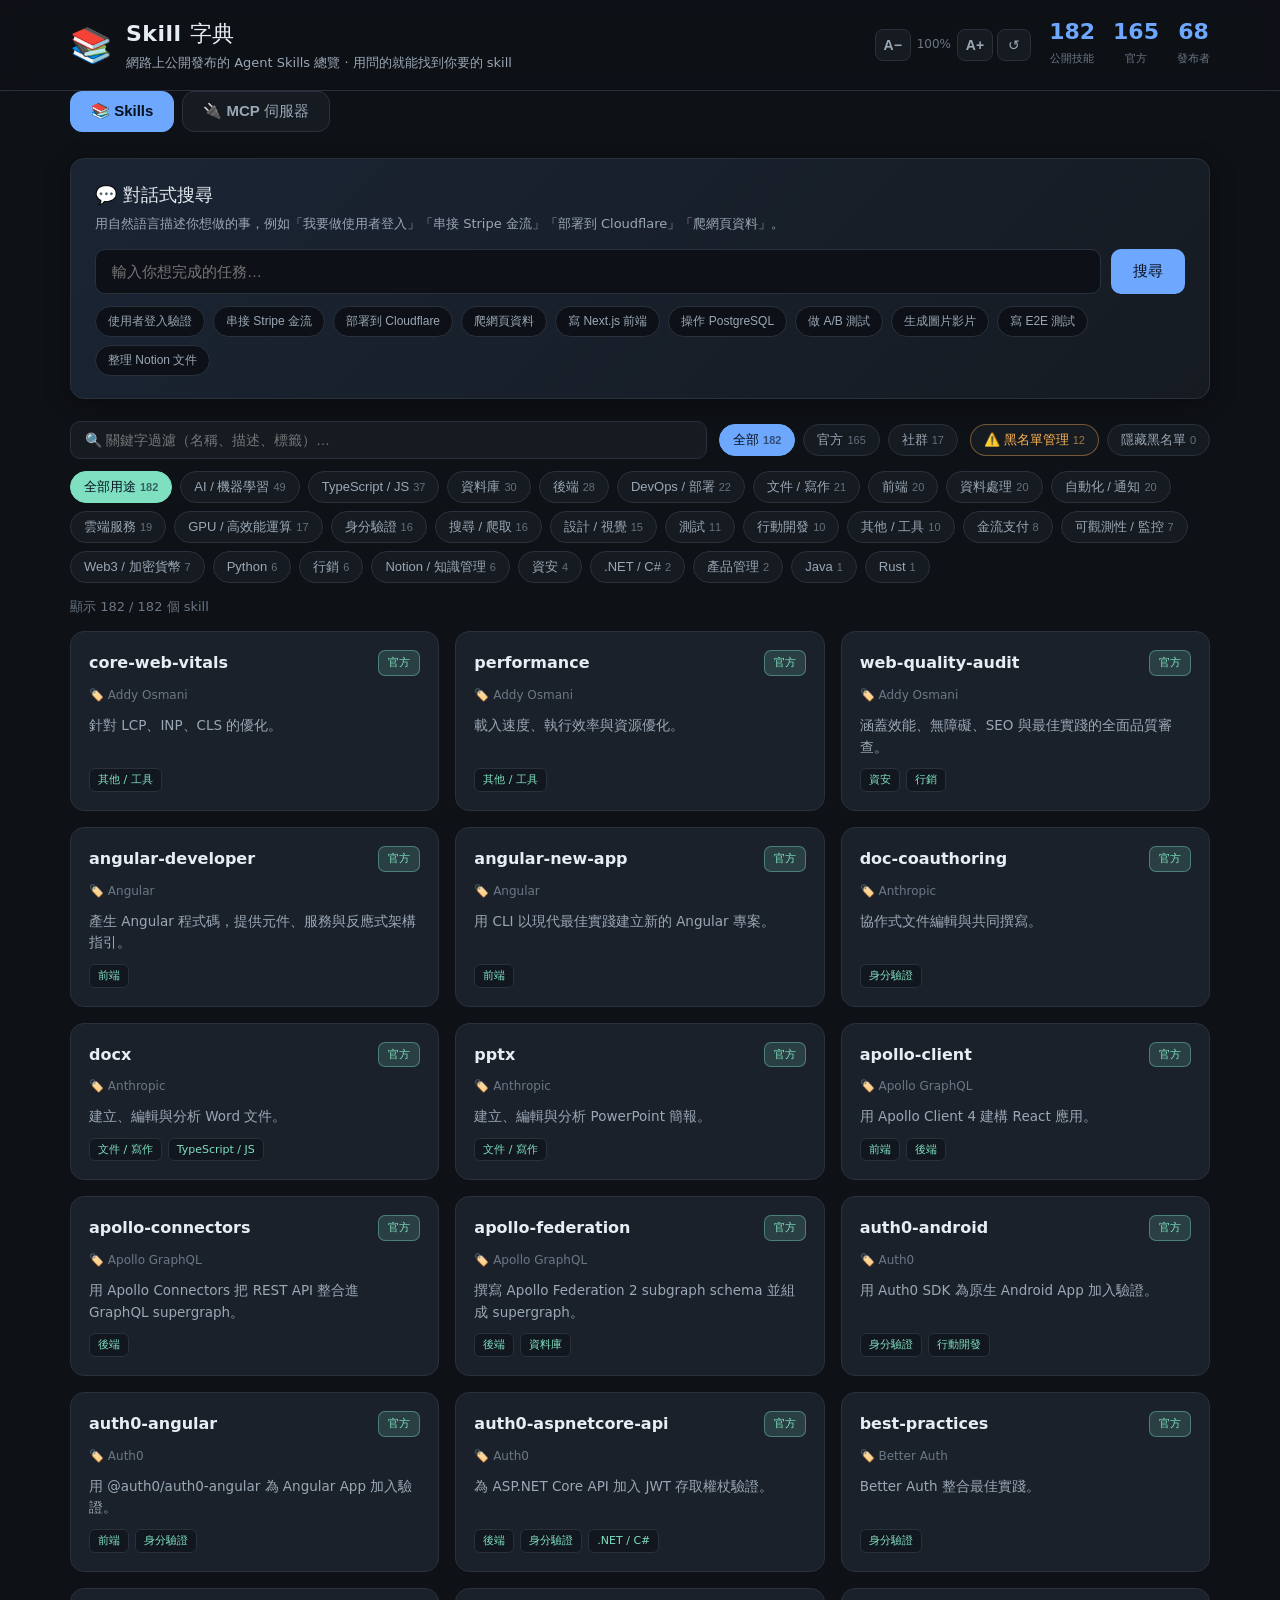
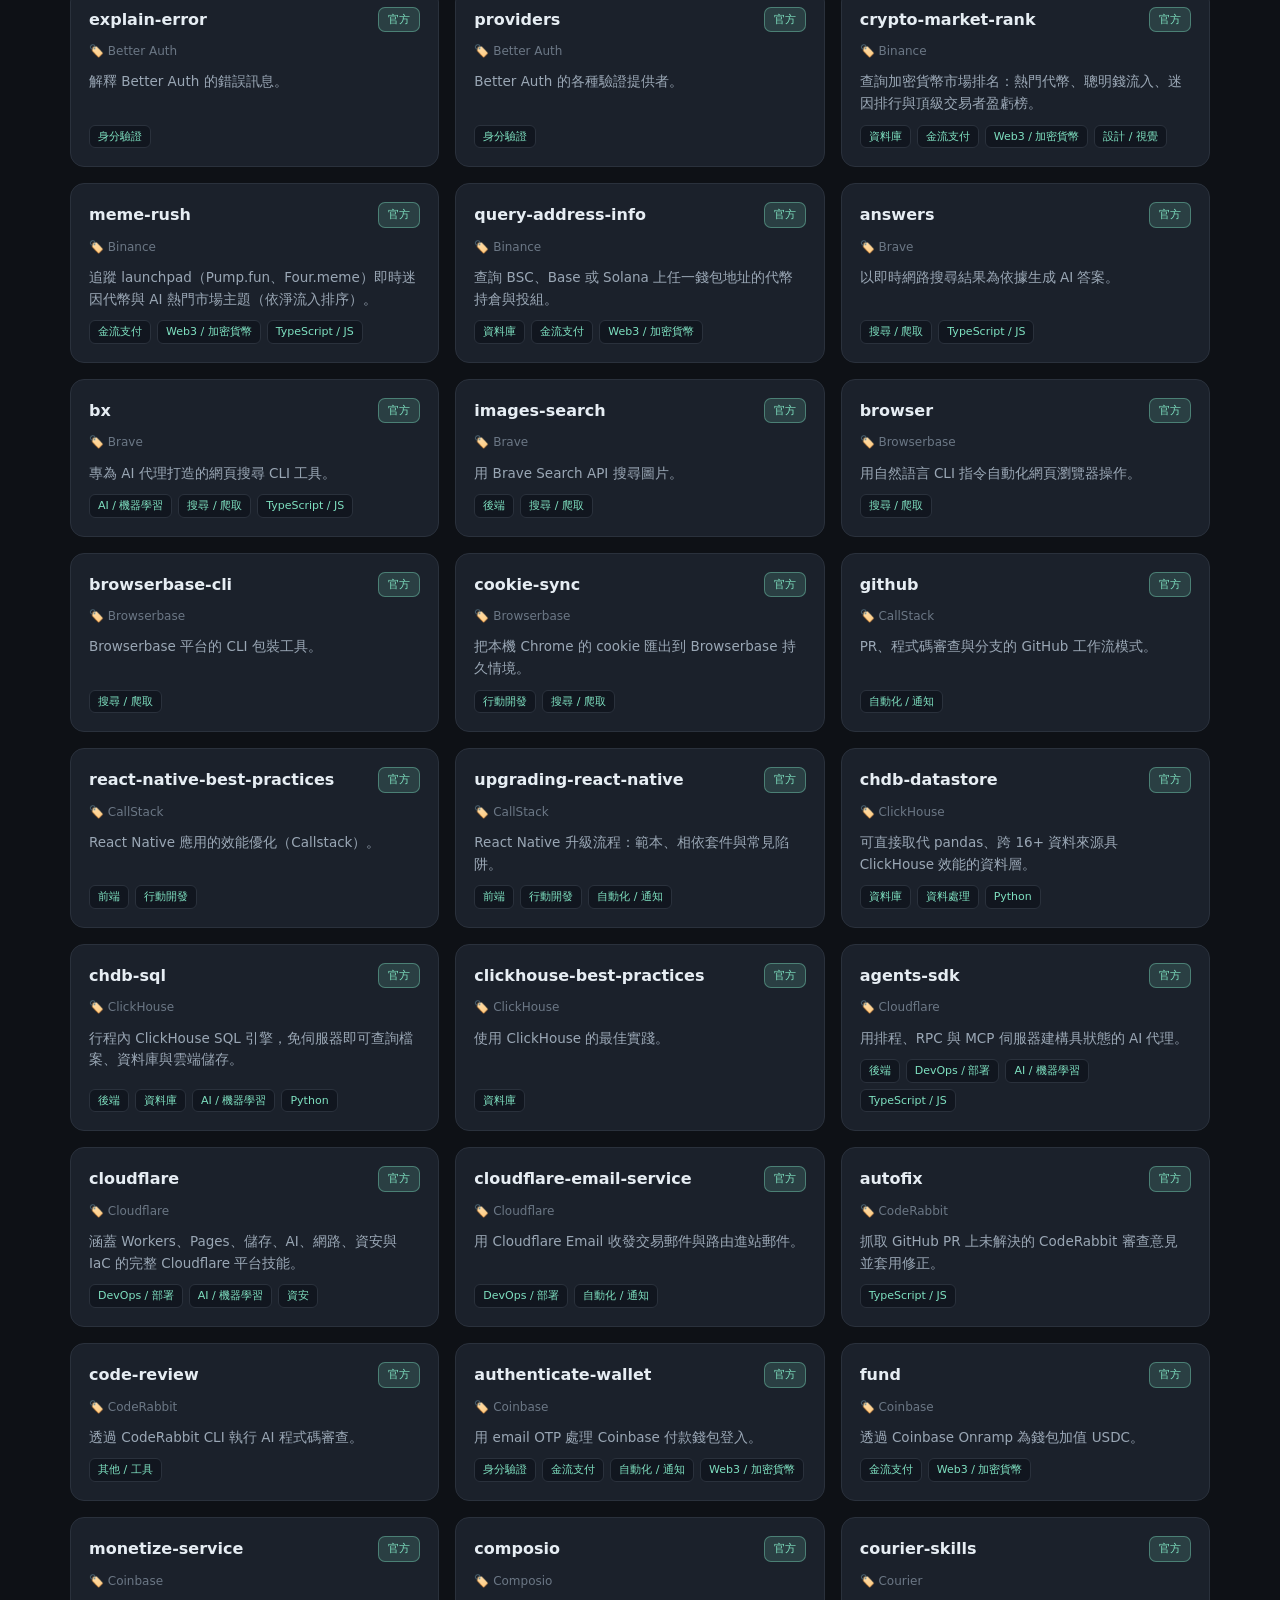
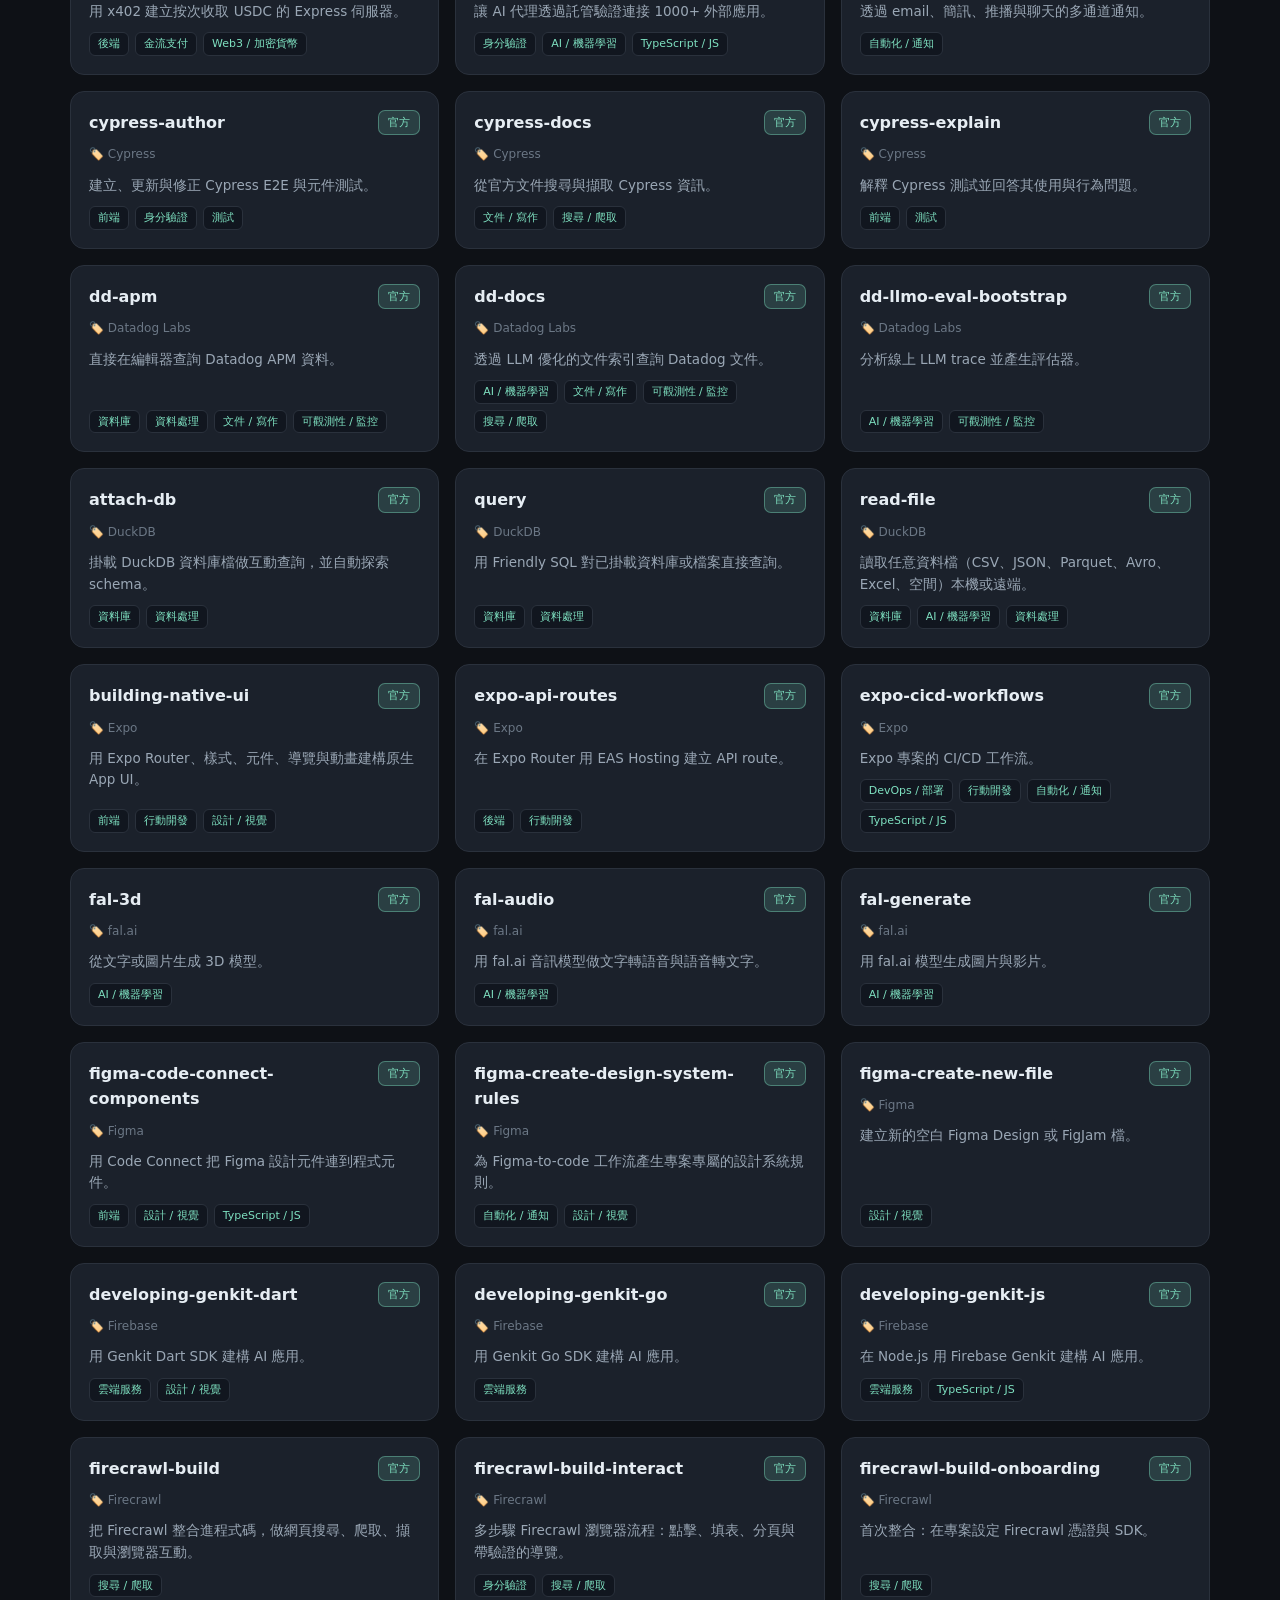
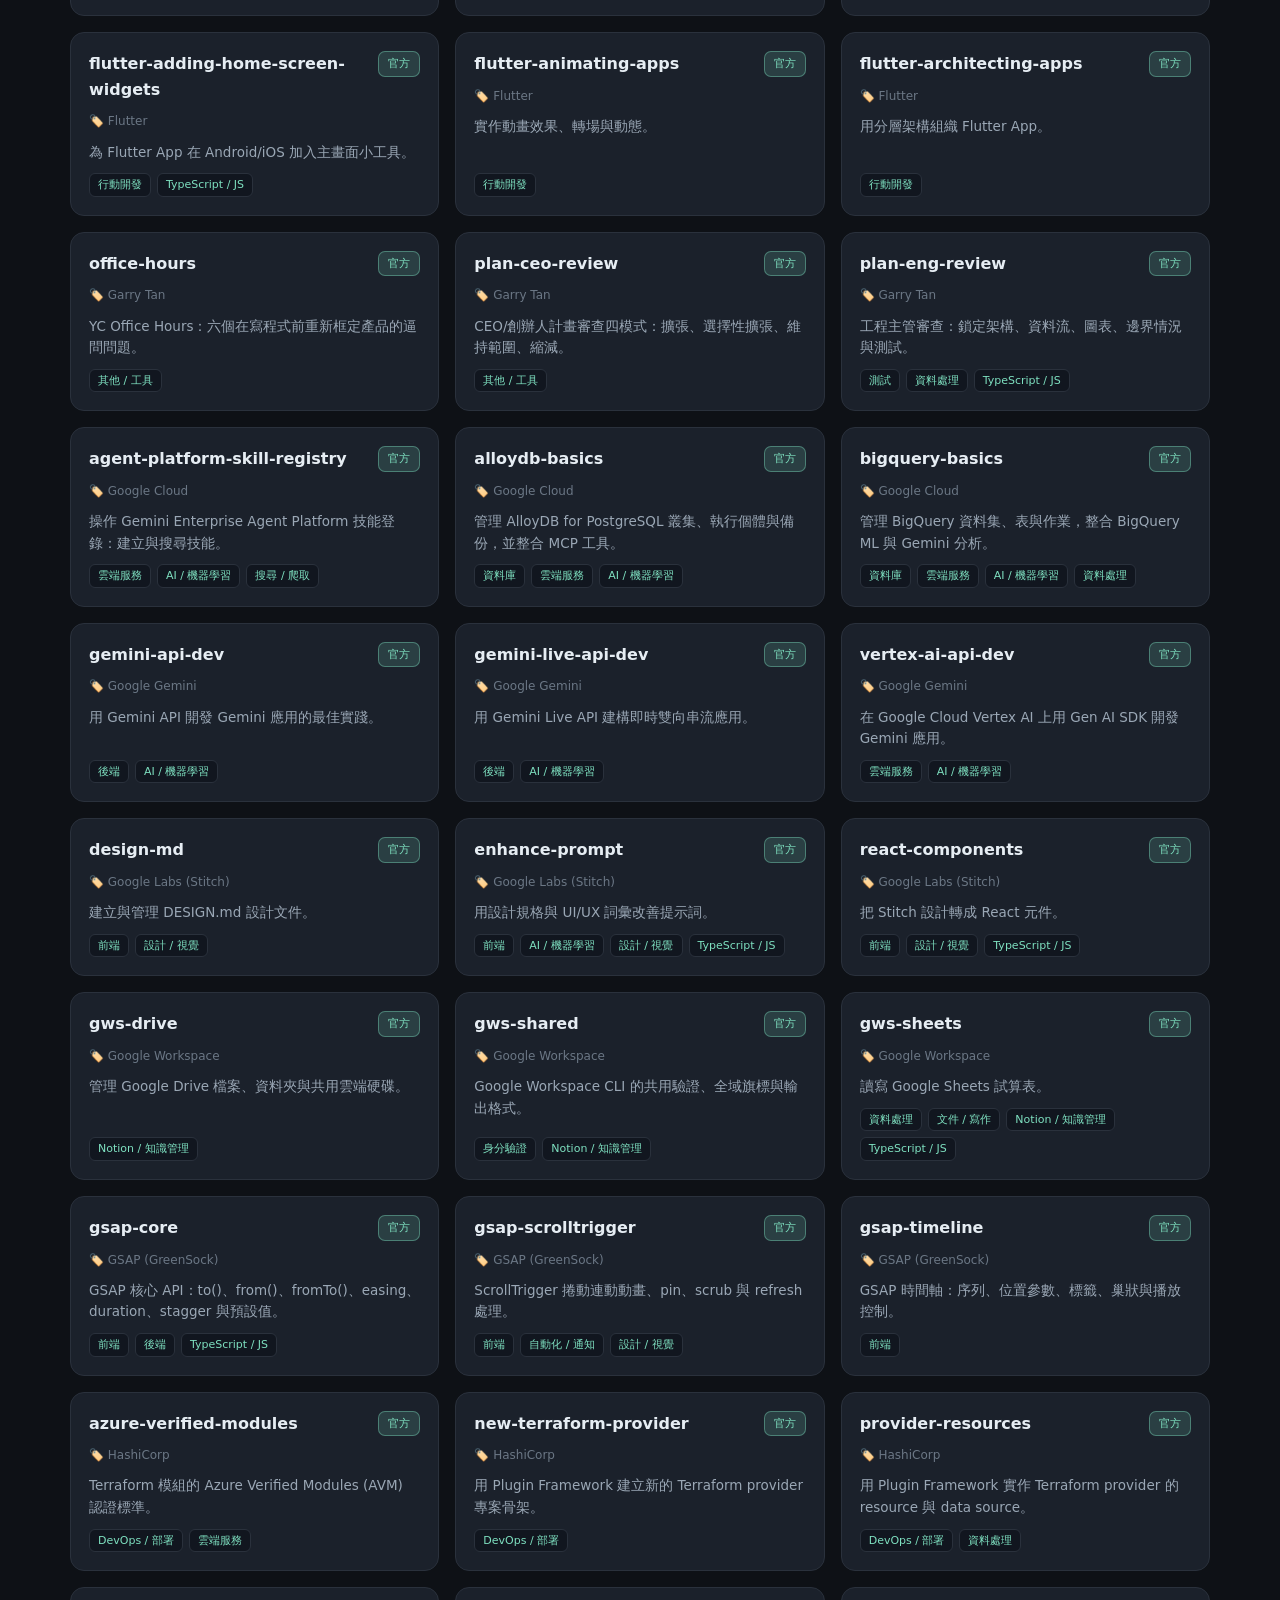
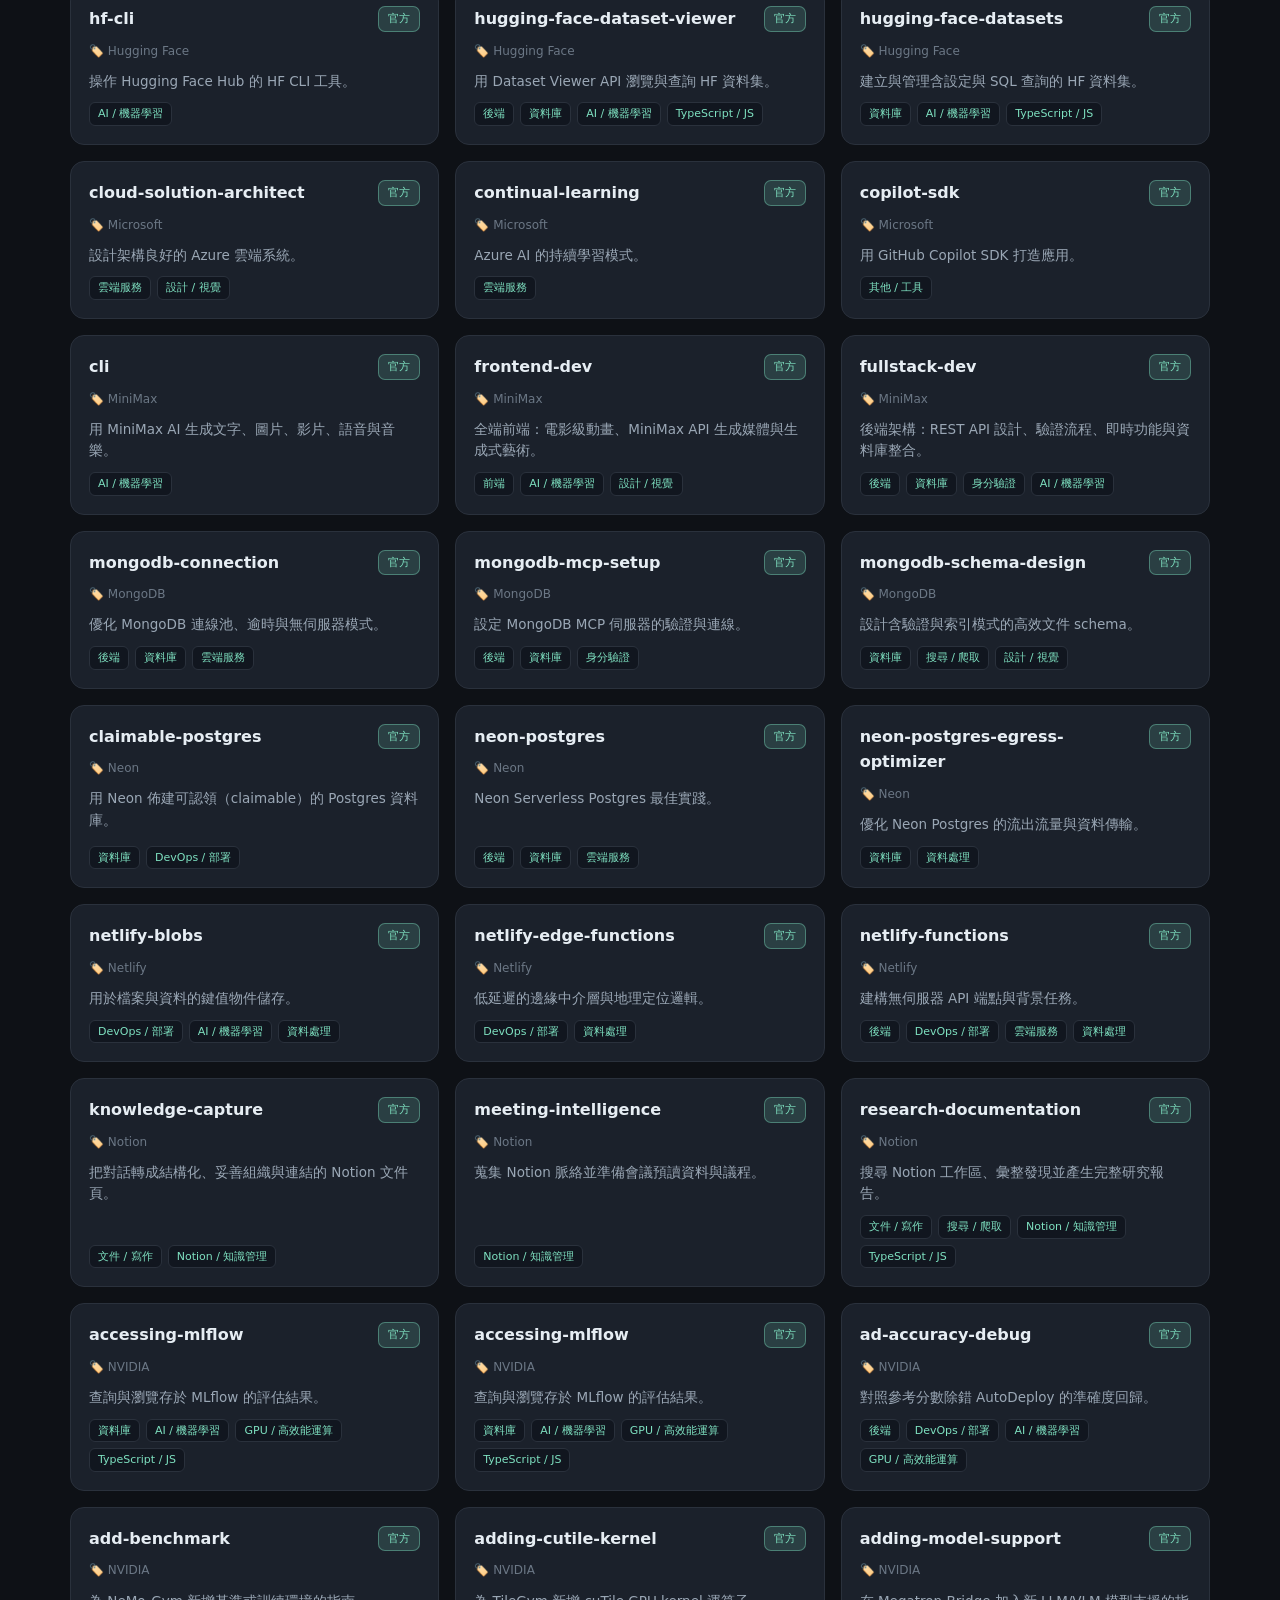
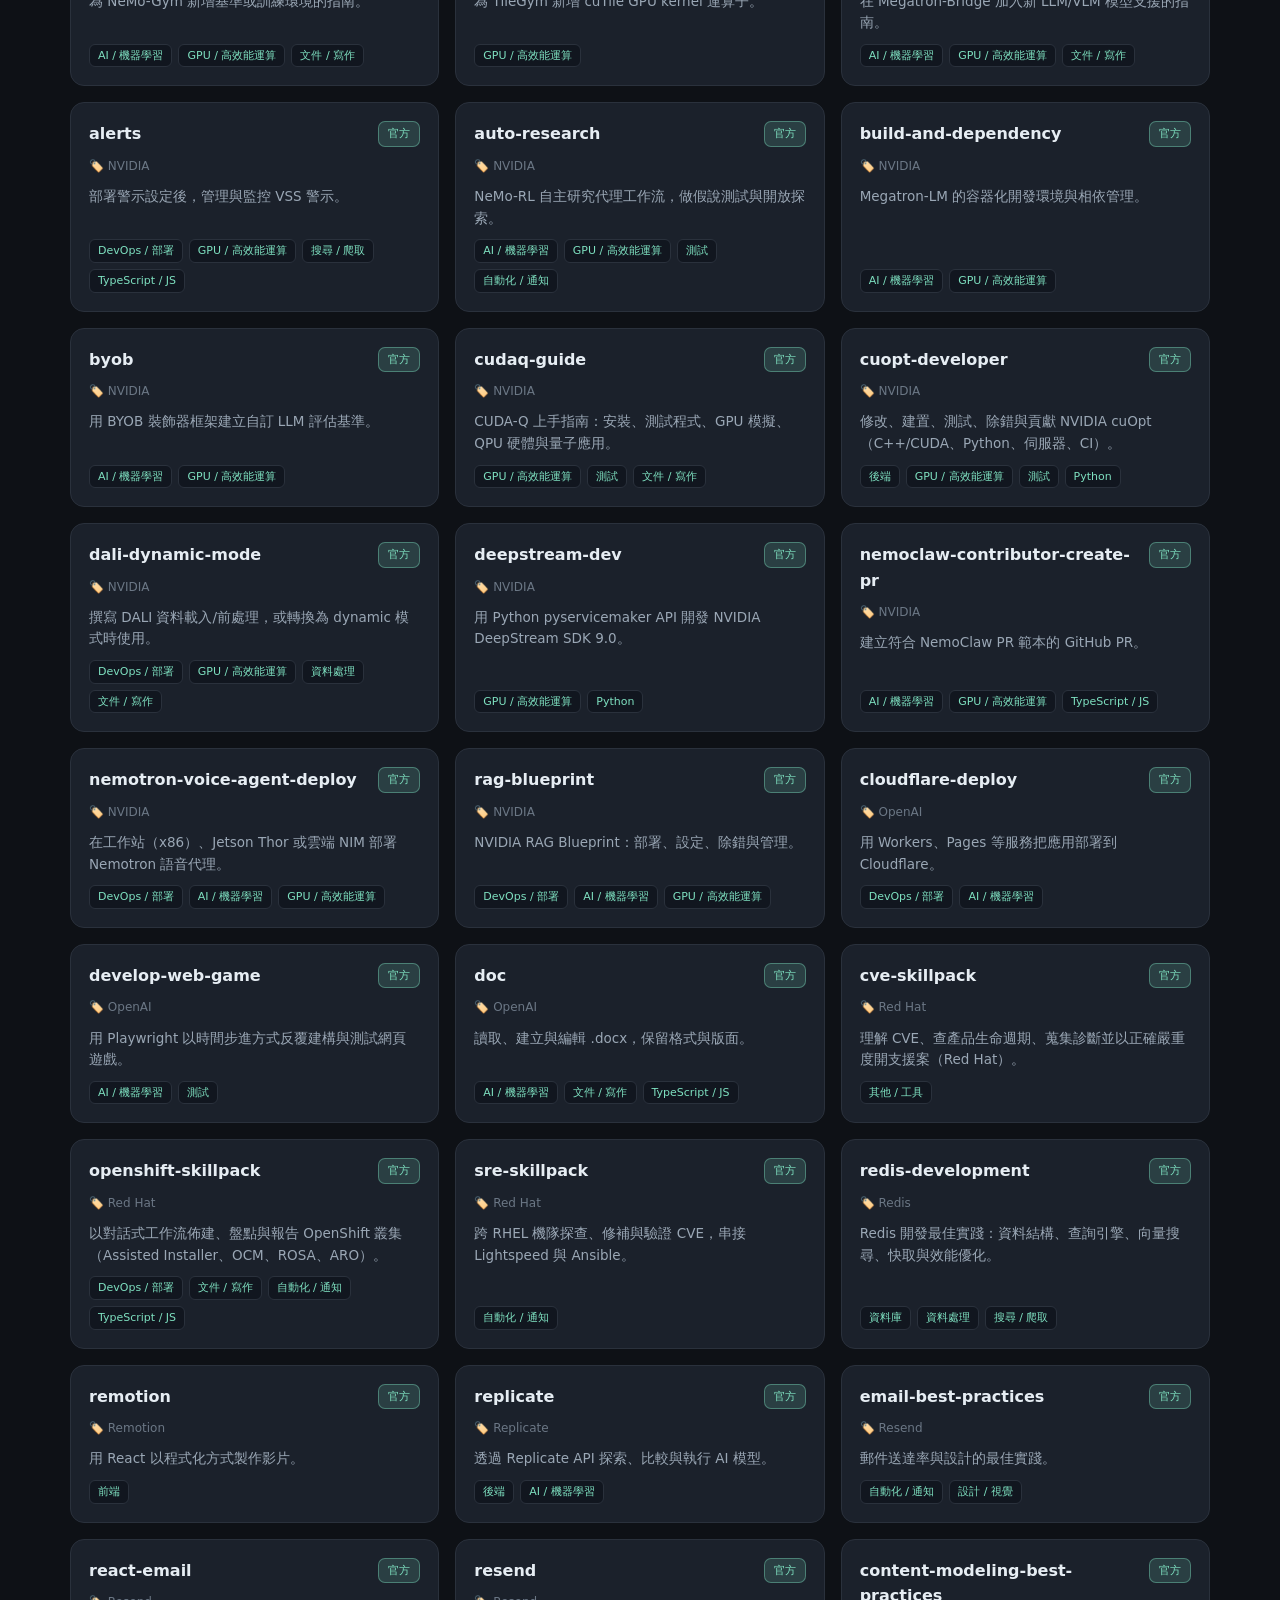
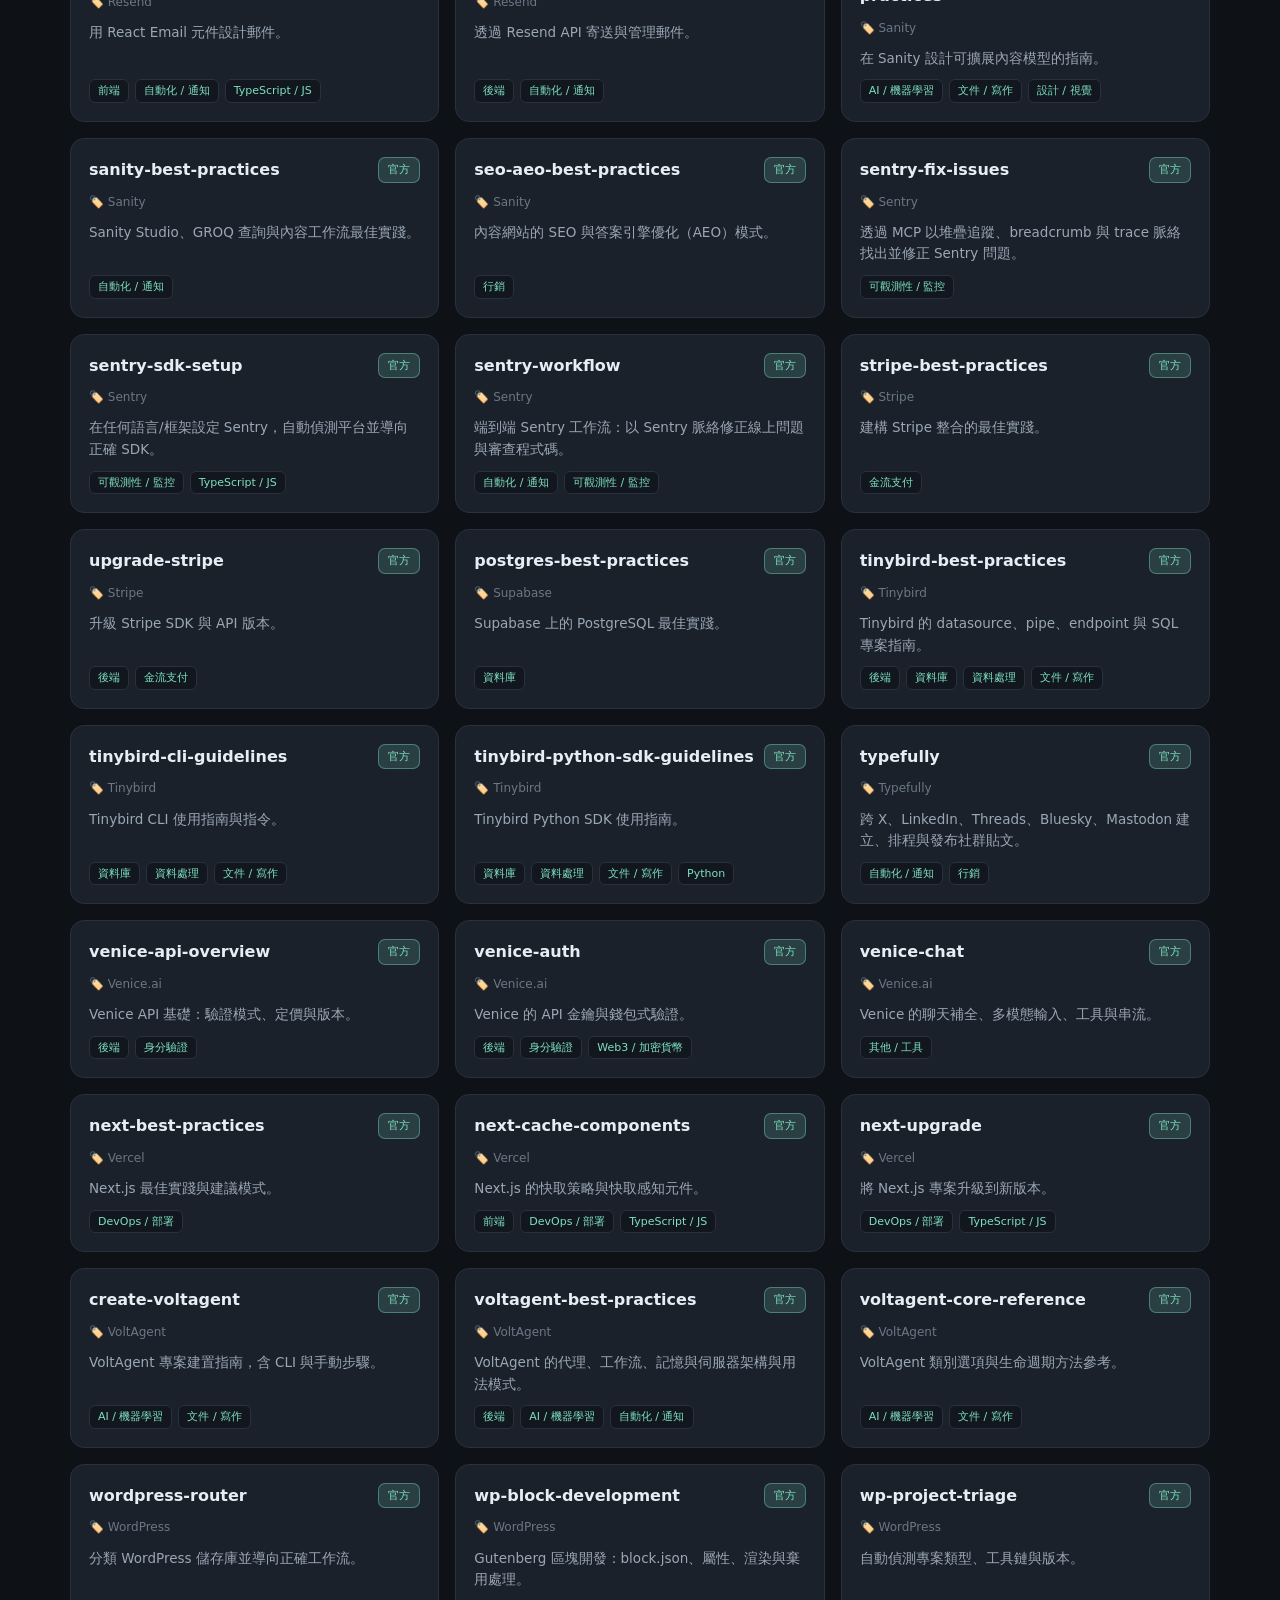
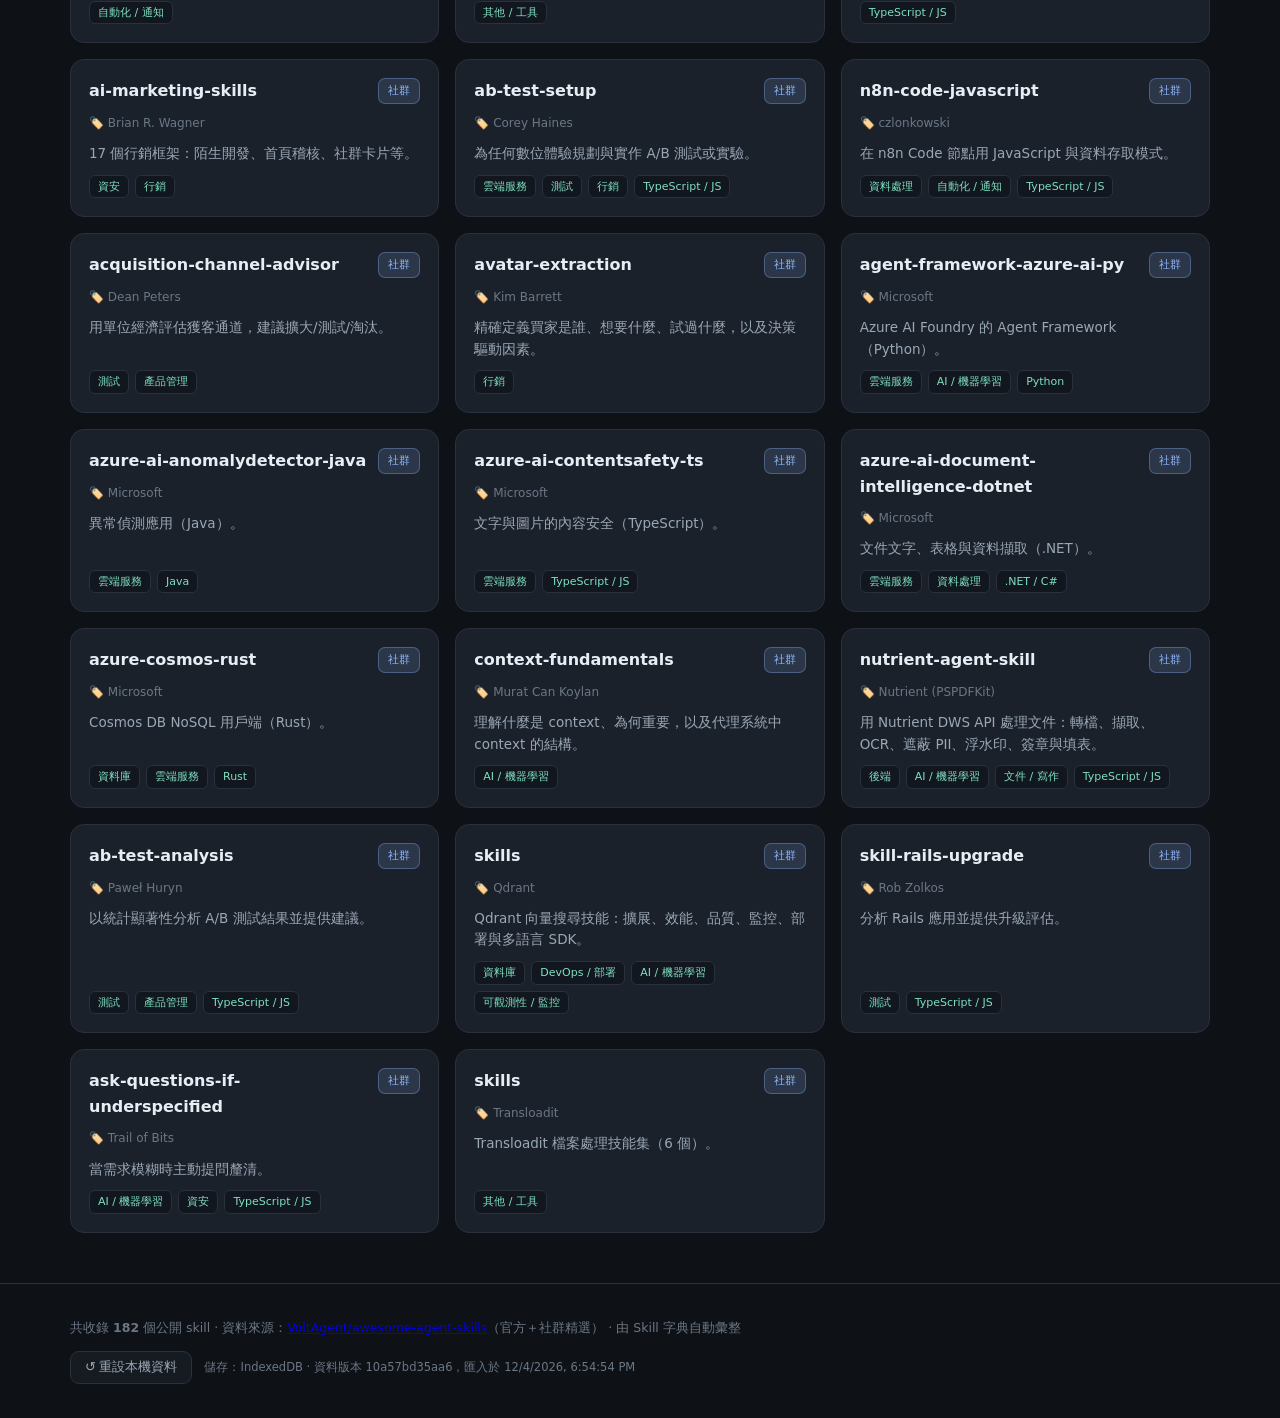
<file: index.html>
<!DOCTYPE html>
<html lang="zh-Hant">
<head>
<meta charset="UTF-8">
<meta http-equiv="refresh" content="0; url=./web/index.html">
<link rel="canonical" href="./web/index.html">
<title>Skill 字典</title>
<script>location.replace("./web/index.html");</script>
</head>
<body style="font-family:sans-serif;background:#0e1116;color:#e6edf3;text-align:center;padding:60px">
正在前往 <a href="./web/index.html" style="color:#6ea8fe">Skill 字典</a>…
</body>
</html>
</file>
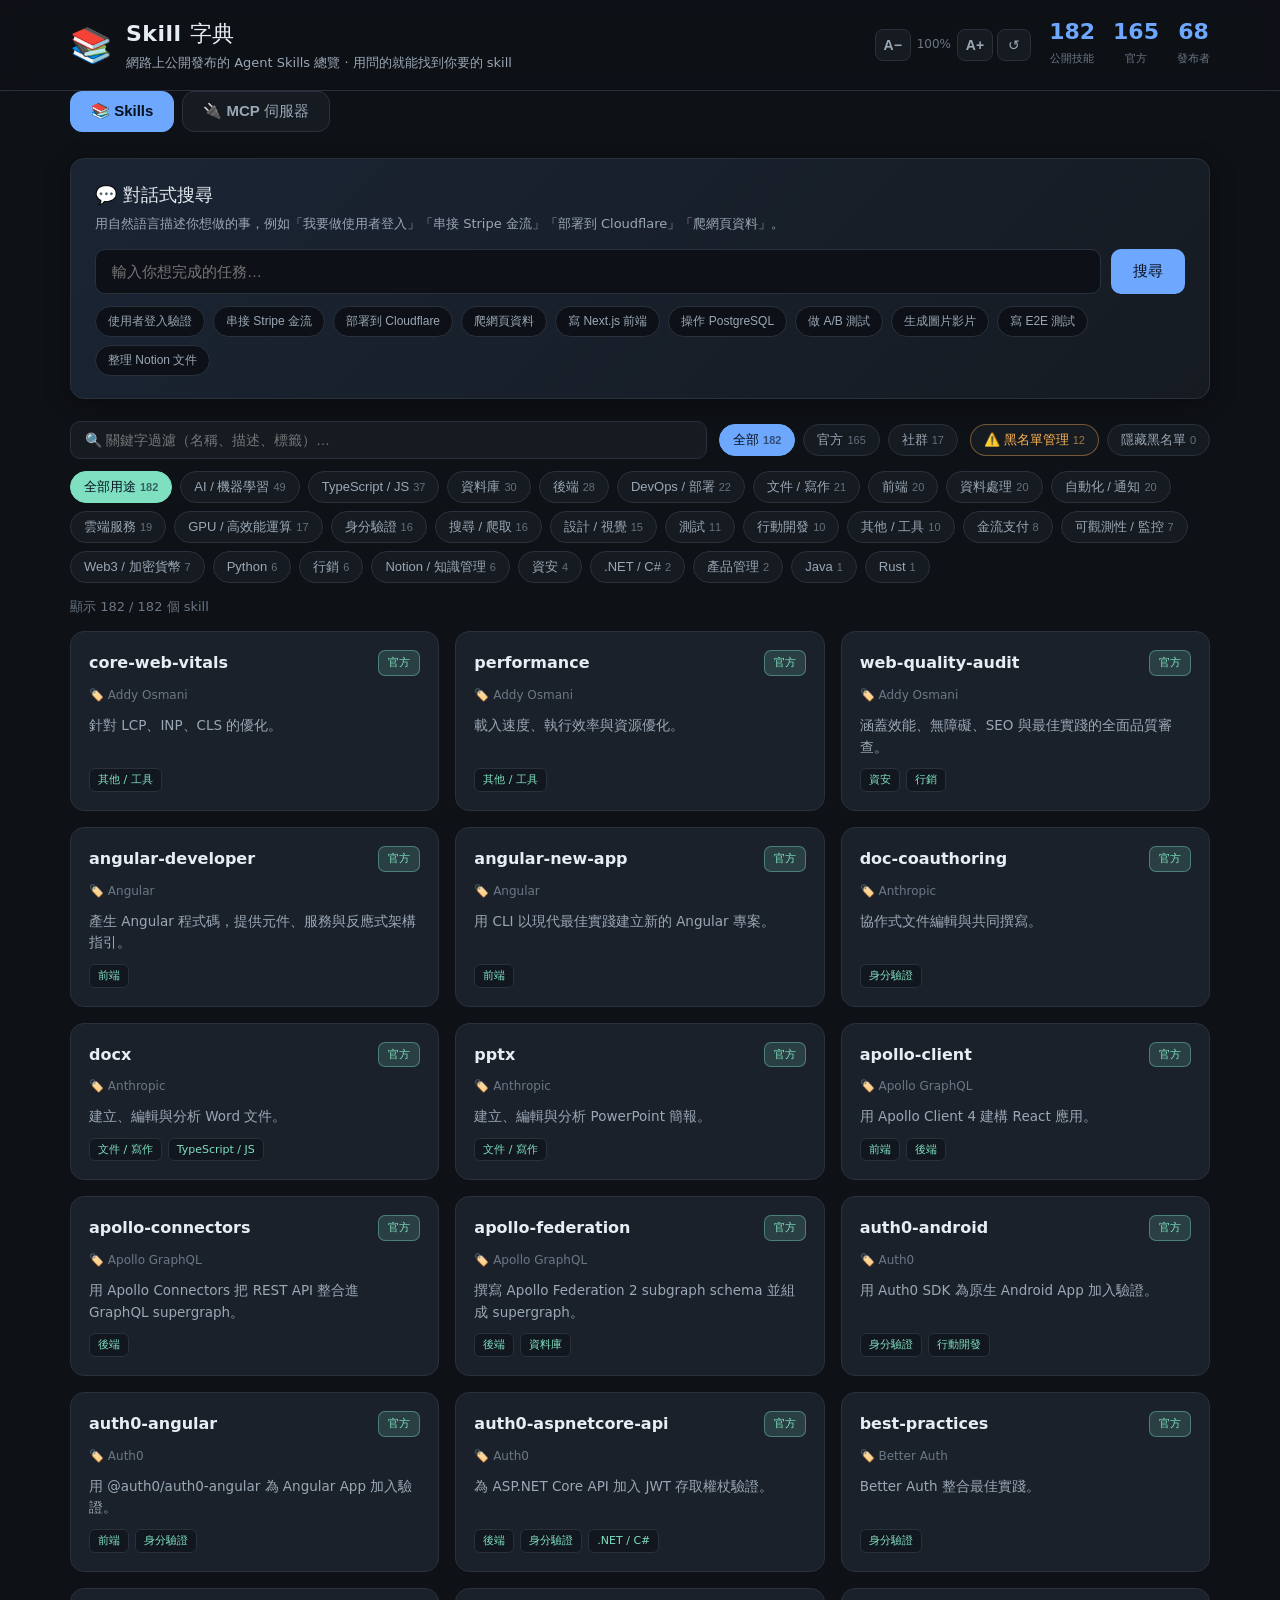
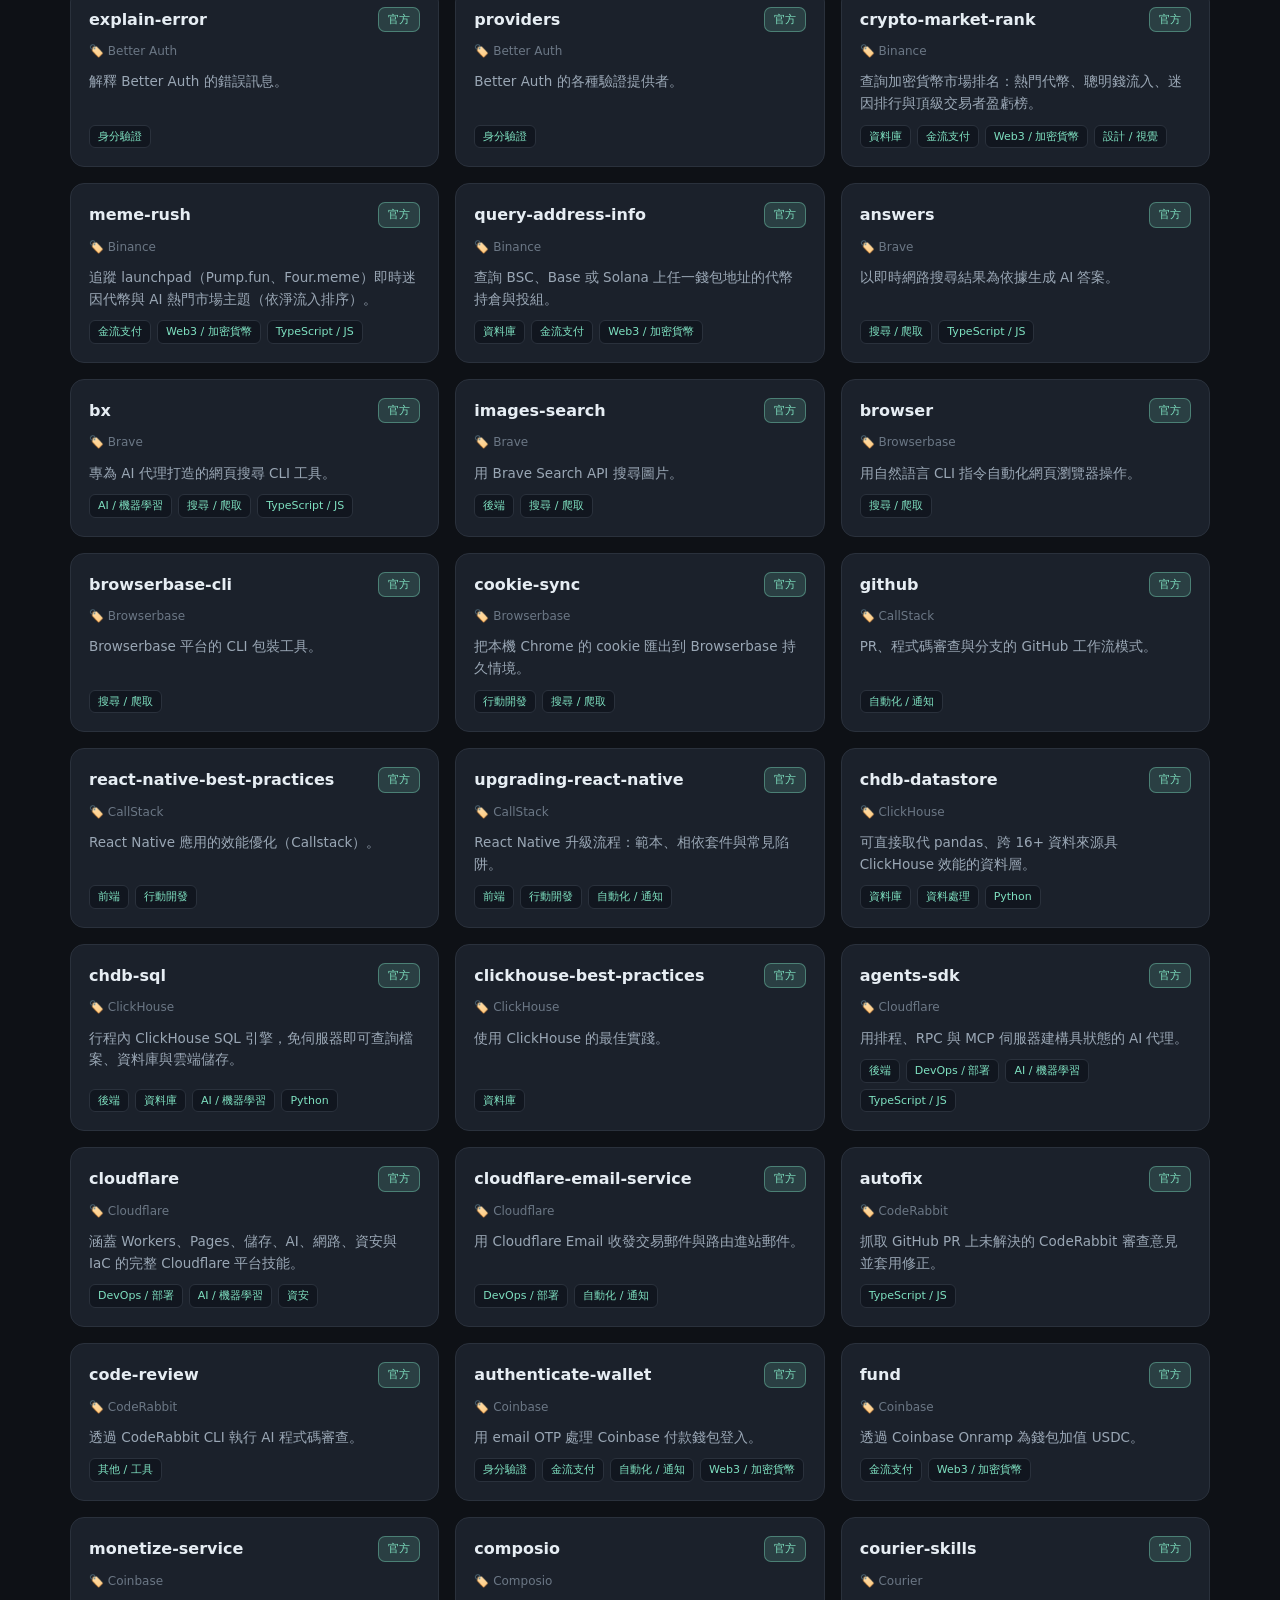
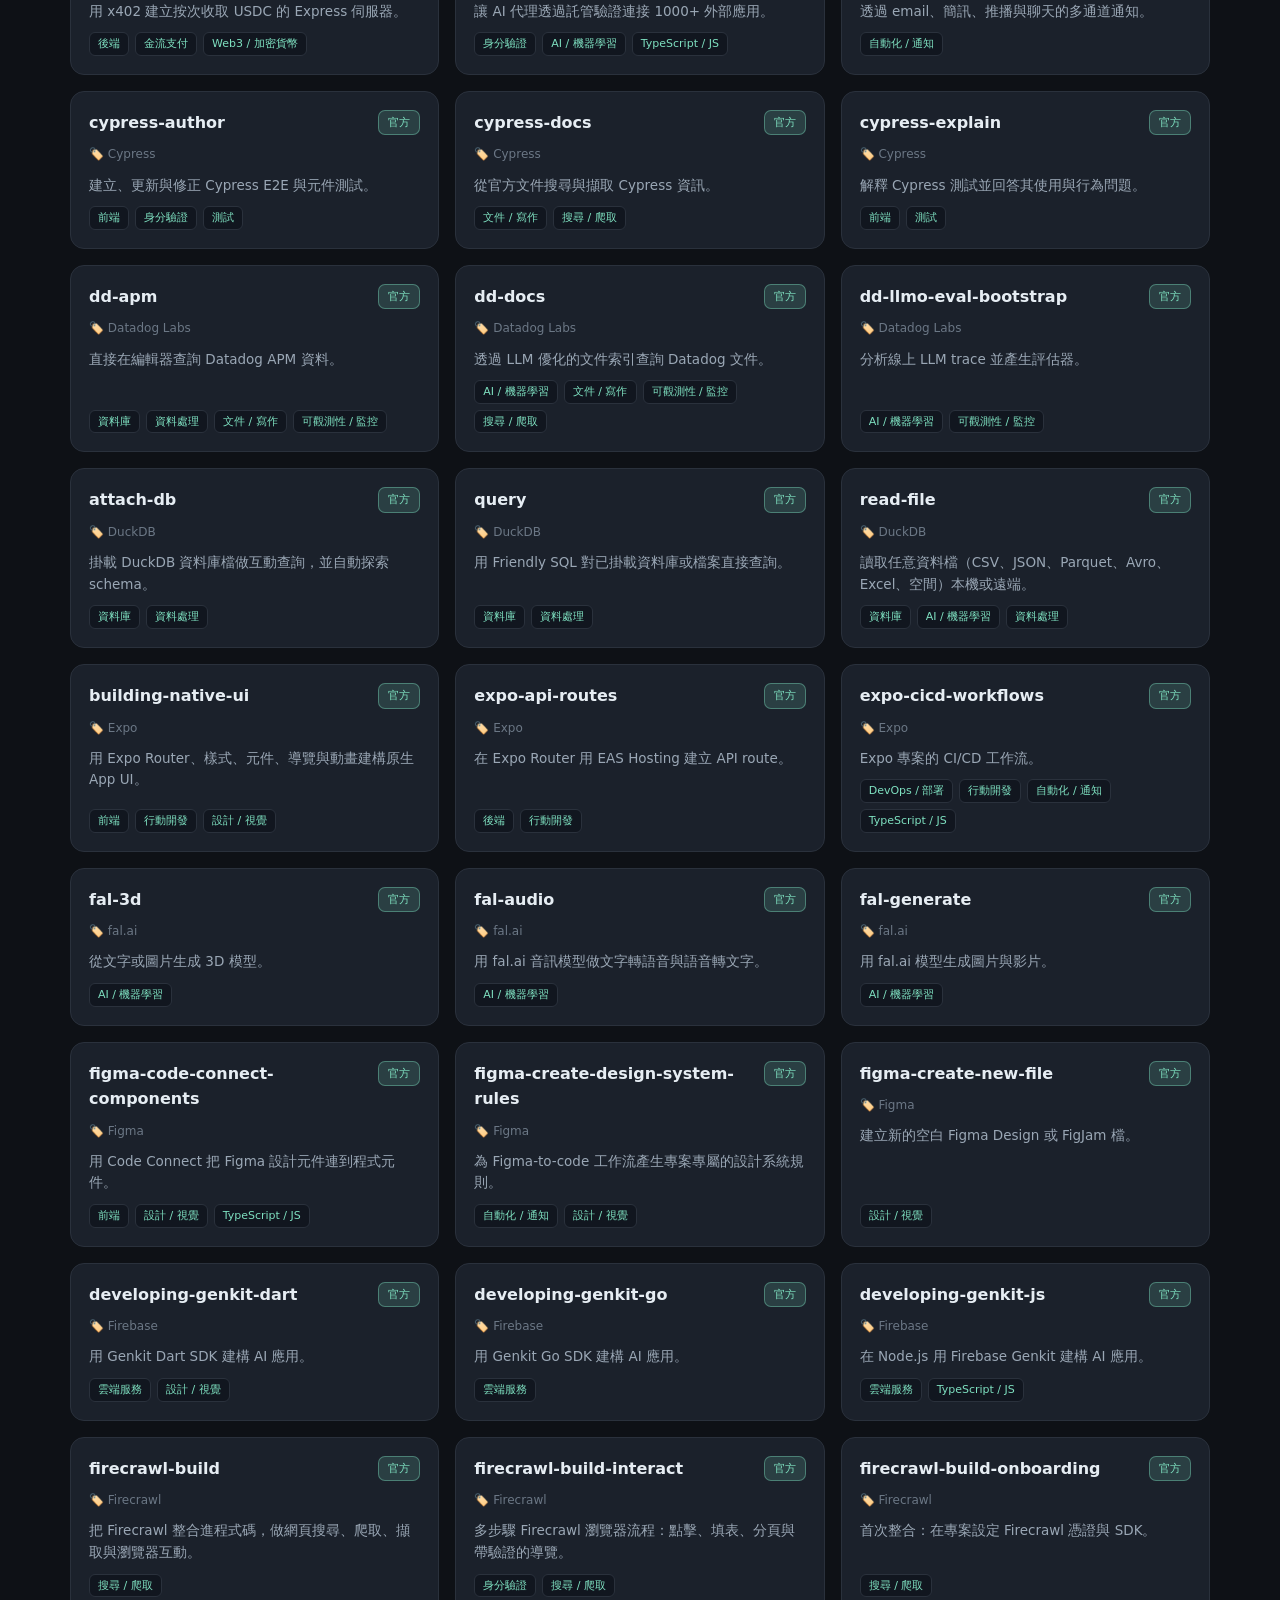
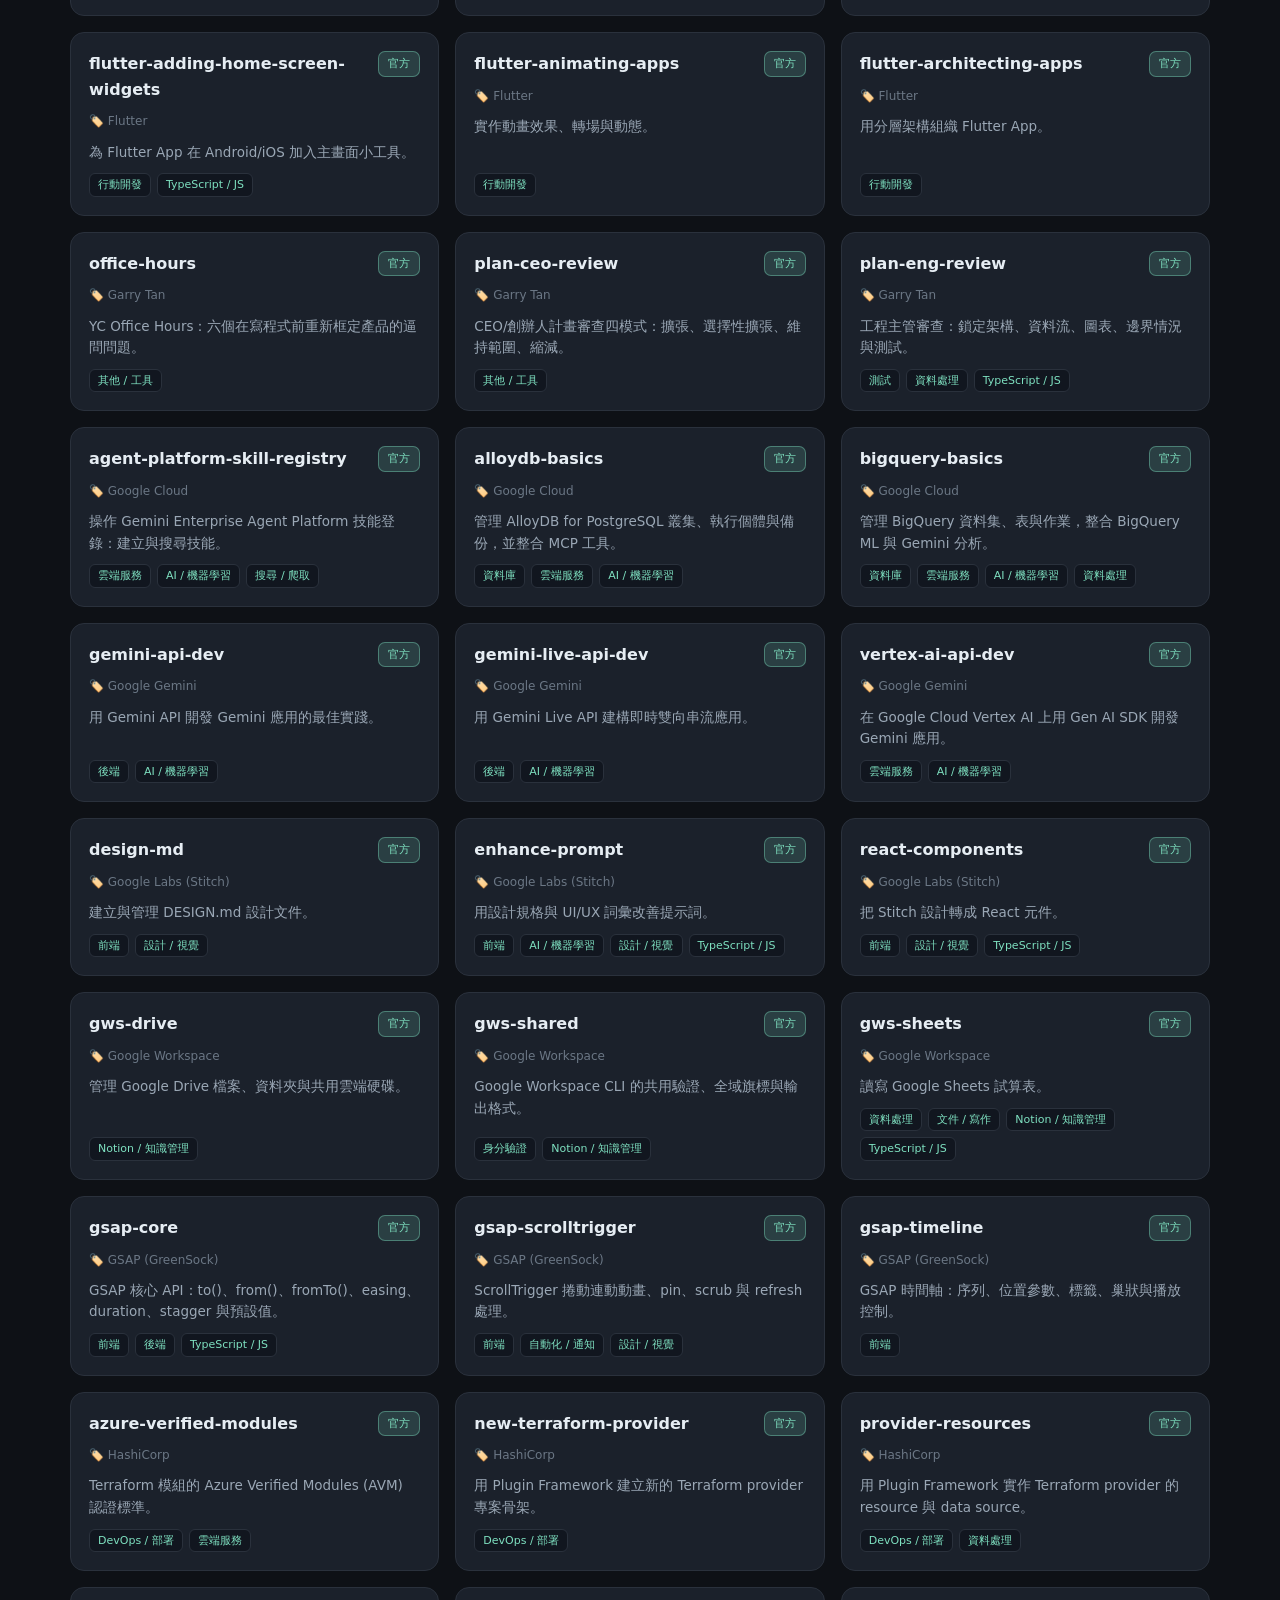
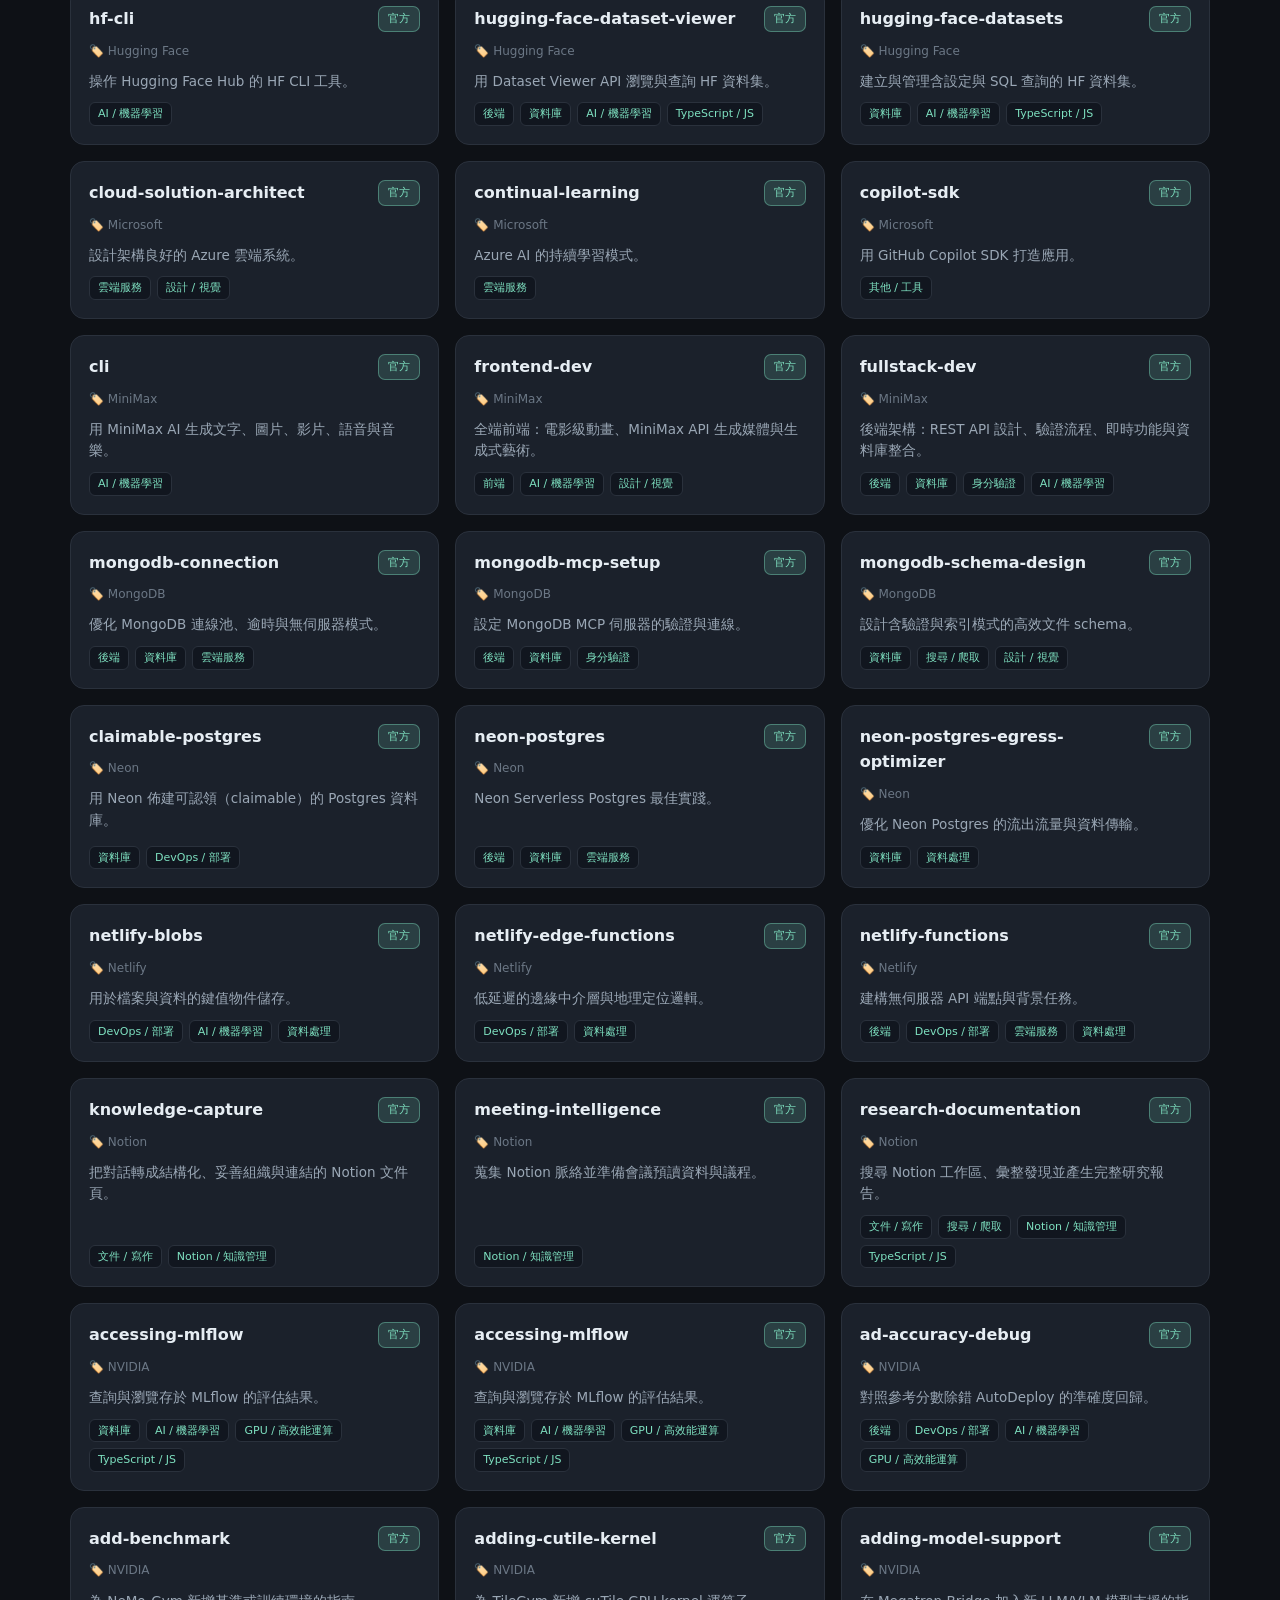
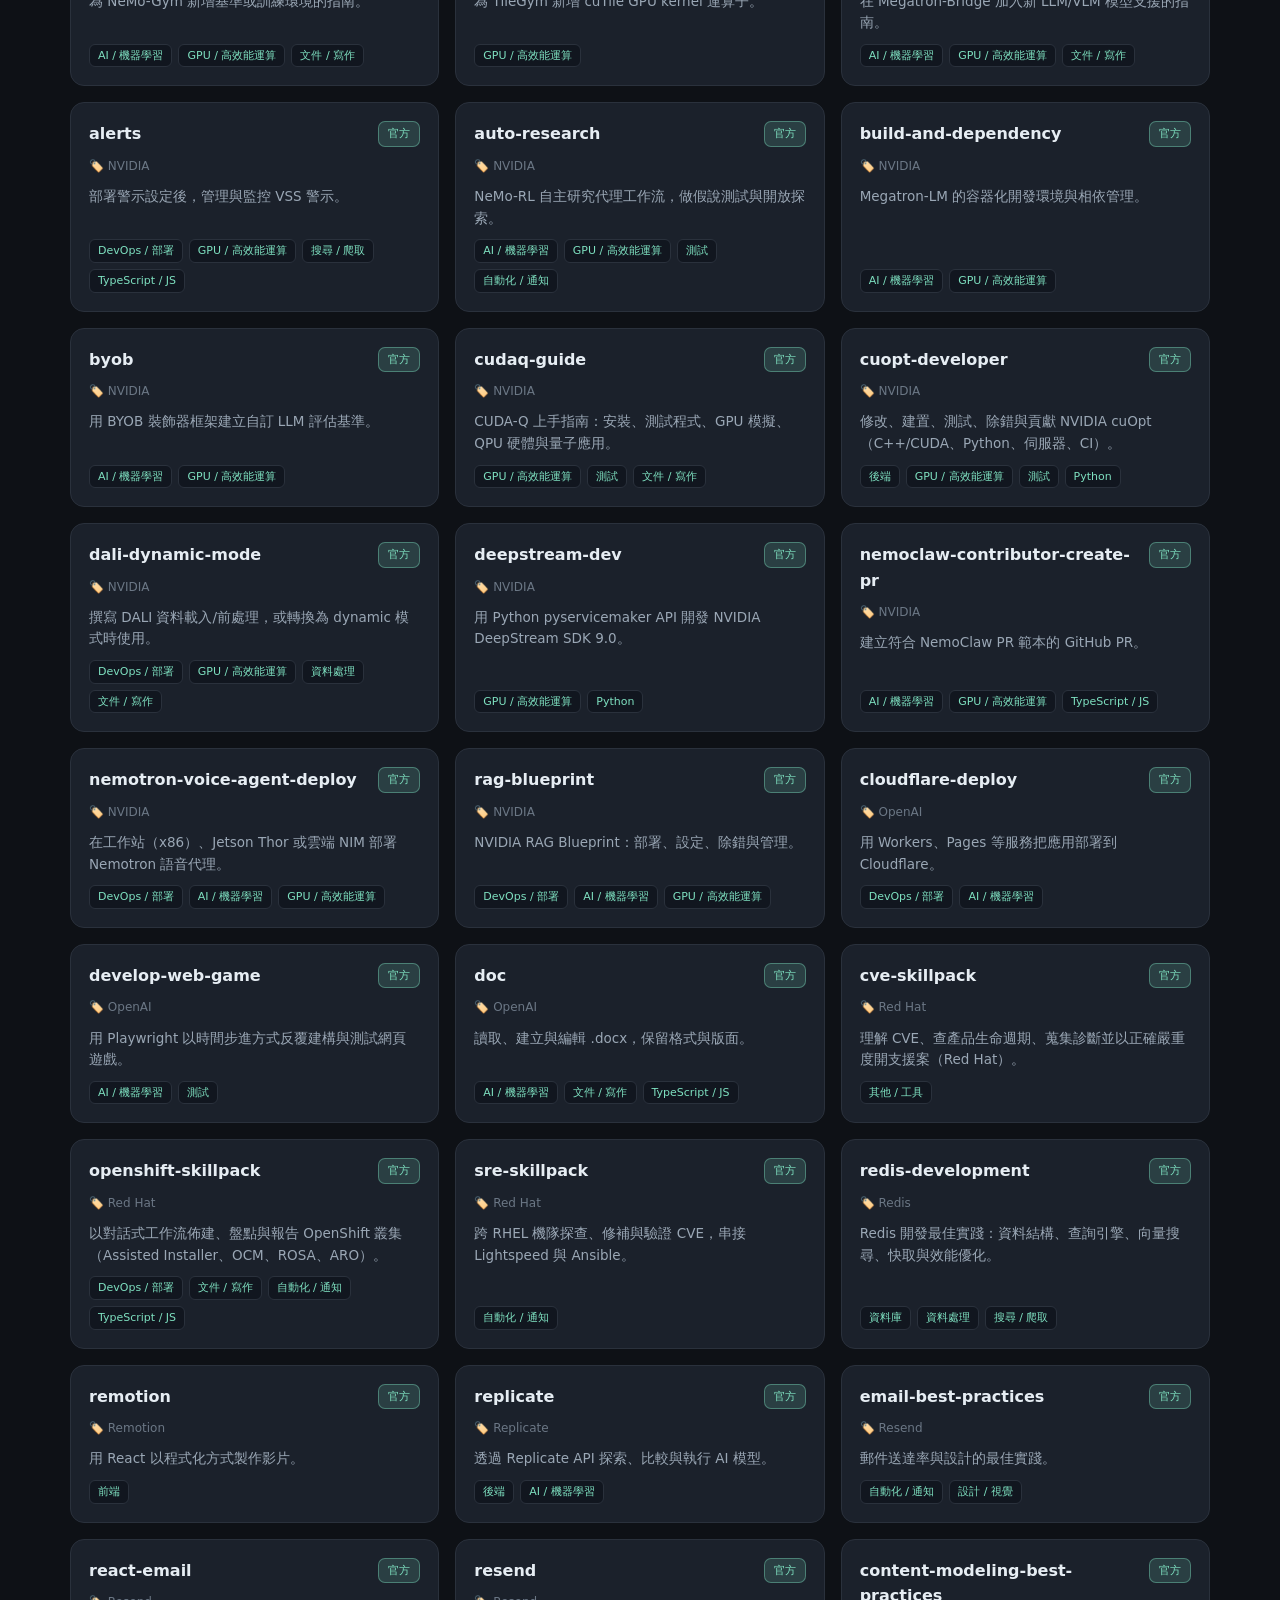
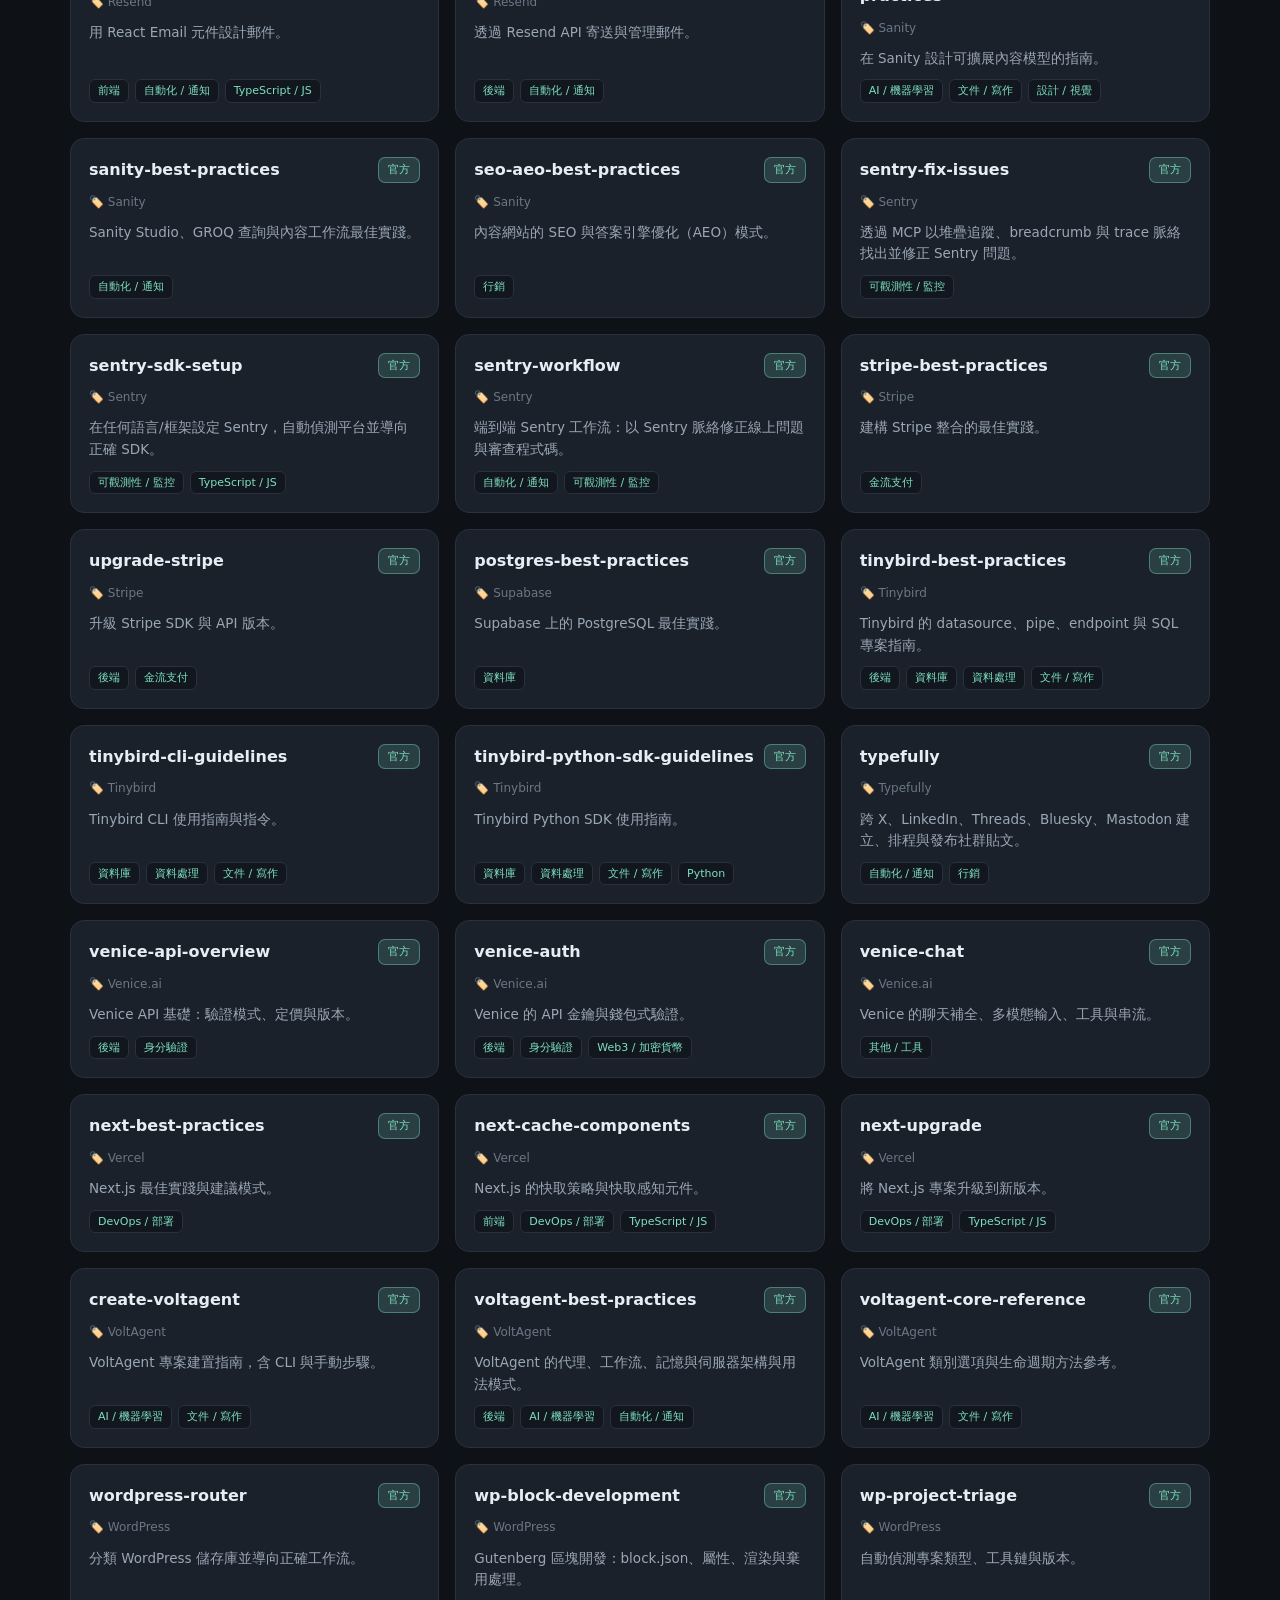
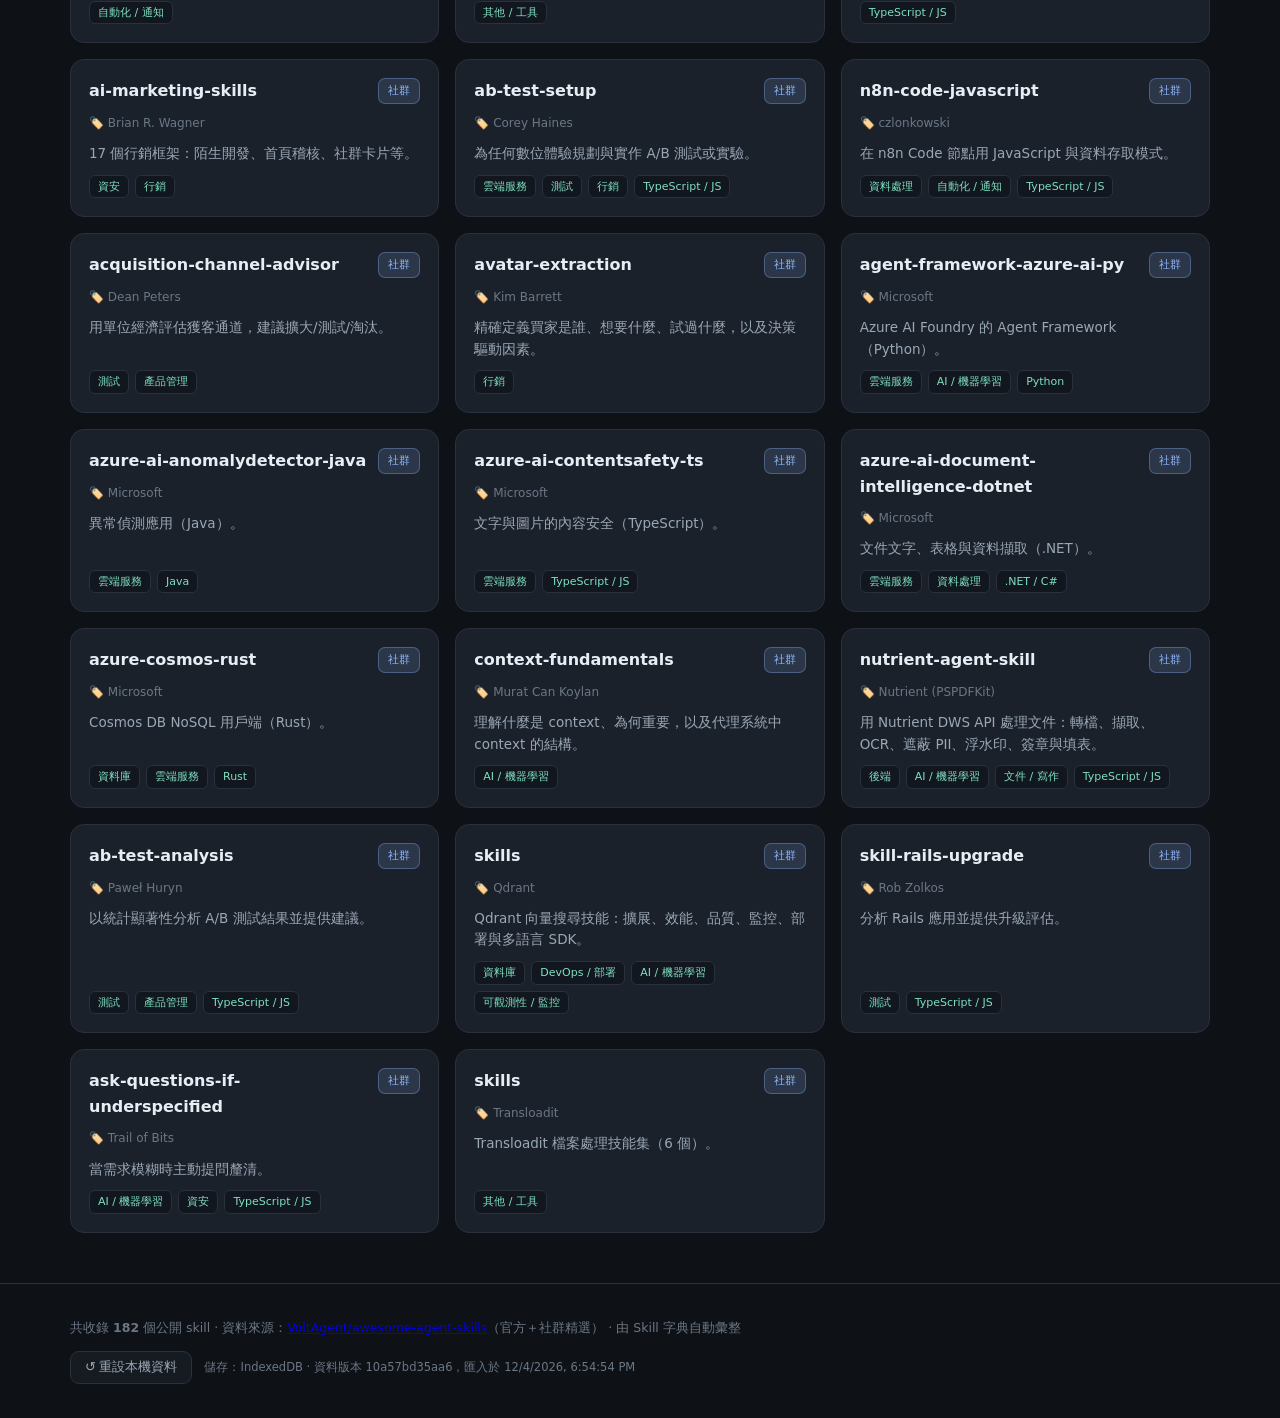
<file: web/index.html>
<!DOCTYPE html>
<html lang="zh-Hant">
<head>
<meta charset="UTF-8">
<meta name="viewport" content="width=device-width, initial-scale=1.0">
<title>Skill 字典 · Claude &amp; Codex 技能總覽</title>
<link rel="stylesheet" href="styles.css">
</head>
<body>
<header class="site-header">
  <div class="wrap header-inner">
    <div class="brand">
      <span class="logo">📚</span>
      <div>
        <h1>Skill 字典</h1>
        <p class="tagline">網路上公開發布的 Agent Skills 總覽 · 用問的就能找到你要的 skill</p>
      </div>
    </div>
    <div class="header-tools">
      <div class="text-size" role="group" aria-label="文字大小">
        <button id="fs-dec" class="fs-btn" type="button" aria-label="縮小文字">A−</button>
        <span id="fs-label" class="fs-label" title="目前文字大小">100%</span>
        <button id="fs-inc" class="fs-btn" type="button" aria-label="放大文字">A+</button>
        <button id="fs-reset" class="fs-btn fs-reset" type="button" aria-label="重設文字大小" title="重設">↺</button>
      </div>
      <div class="stats" id="stats"></div>
    </div>
  </div>
</header>

<main class="wrap">
  <!-- 類型切換：Skill / MCP -->
  <div class="mode-tabs" id="mode-tabs" role="tablist" aria-label="資料類型">
    <button class="mode-tab active" id="mode-skill" type="button" role="tab" aria-selected="true">📚 Skills</button>
    <button class="mode-tab" id="mode-mcp" type="button" role="tab" aria-selected="false">🔌 MCP 伺服器</button>
  </div>

  <!-- 對話式搜尋 -->
  <section class="chat-panel">
    <h2 class="panel-title">💬 對話式搜尋</h2>
    <p class="panel-sub">用自然語言描述你想做的事，例如「我要做使用者登入」「串接 Stripe 金流」「部署到 Cloudflare」「爬網頁資料」。</p>
    <form id="chat-form" class="chat-form" autocomplete="off">
      <input id="chat-input" class="chat-input" type="text"
             placeholder="輸入你想完成的任務…" aria-label="對話式搜尋">
      <button class="chat-send" type="submit">搜尋</button>
    </form>
    <div class="chip-row" id="suggest-chips"></div>
    <div id="chat-answer" class="chat-answer" hidden></div>
  </section>

  <!-- 篩選列 -->
  <section class="filters">
    <div class="filter-search">
      <input id="keyword" type="search" placeholder="🔍 關鍵字過濾（名稱、描述、標籤）…" aria-label="關鍵字過濾">
    </div>
    <div class="filter-group" id="eco-filter" role="group" aria-label="來源篩選"></div>
    <div class="filter-group" id="bl-controls" role="group" aria-label="黑名單"></div>
    <div class="filter-group tag-filter" id="tag-filter" role="group" aria-label="標籤篩選"></div>
  </section>

  <p class="result-count" id="result-count"></p>

  <!-- 卡片網格 -->
  <section class="grid" id="grid"></section>
  <p class="empty" id="empty" hidden>找不到符合條件的 skill，試試別的關鍵字或清除篩選。</p>
</main>

<!-- 黑名單管理 modal -->
<div class="modal-backdrop" id="bl-modal" hidden>
  <div class="modal" role="dialog" aria-modal="true" aria-labelledby="bl-title">
    <button class="modal-close" id="bl-close" aria-label="關閉">✕</button>
    <div id="bl-body"></div>
  </div>
</div>

<!-- 詳細頁 modal -->
<div class="modal-backdrop" id="modal" hidden>
  <div class="modal" role="dialog" aria-modal="true" aria-labelledby="m-title">
    <button class="modal-close" id="modal-close" aria-label="關閉">✕</button>
    <div id="modal-body"></div>
  </div>
</div>

<footer class="site-footer">
  <div class="wrap">
    <p id="foot-source"></p>
    <p class="foot-actions">
      <button id="reset-data" class="reset-btn" type="button">↺ 重設本機資料</button>
      <span id="db-status" class="db-status"></span>
    </p>
  </div>
</footer>

<script src="data/skills.js"></script>
<script src="data/mcps.js"></script>
<script src="data/blacklist.js"></script>
<script src="data/mcp_blacklist.js"></script>
<script src="db.js"></script>
<script src="app.js"></script>
</body>
</html>
</file>
<file: web/styles.css>
:root {
  --bg: #0e1116;
  --bg-soft: #161b22;
  --bg-card: #1b212b;
  --bg-card-hover: #222a36;
  --border: #2a313c;
  --text: #e6edf3;
  --text-dim: #9aa7b5;
  --text-faint: #6b7785;
  --accent: #6ea8fe;
  --accent-2: #7ee0c0;
  --claude: #d9a86a;
  --codex: #8fb7ff;
  --danger: #ff6b6b;
  --warn: #ffb454;
  --shadow: 0 6px 24px rgba(0,0,0,.35);
  --radius: 14px;
  font-synthesis: none;
}

* { box-sizing: border-box; }
html, body { margin: 0; padding: 0; }
body {
  background: radial-gradient(1200px 600px at 80% -10%, #1a2230 0%, var(--bg) 55%);
  color: var(--text);
  font-family: "Noto Sans TC", "Microsoft JhengHei", -apple-system, "Segoe UI", system-ui, sans-serif;
  line-height: 1.6;
  min-height: 100vh;
}
.wrap { max-width: 1180px; margin: 0 auto; padding: 0 20px; }

/* header */
.site-header {
  border-bottom: 1px solid var(--border);
  background: rgba(14,17,22,.7);
  backdrop-filter: blur(8px);
  position: sticky; top: 0; z-index: 20;
}
.header-inner { display: flex; align-items: center; justify-content: space-between; gap: 16px; padding: 16px 20px; flex-wrap: wrap; }
.brand { display: flex; align-items: center; gap: 14px; }
.logo { font-size: 34px; }
.site-header h1 { font-size: 22px; margin: 0; letter-spacing: .5px; }
.tagline { margin: 2px 0 0; color: var(--text-dim); font-size: 13px; }
.header-tools { display: flex; align-items: center; gap: 18px; }
.text-size { display: flex; align-items: center; gap: 4px; }
.fs-btn {
  background: var(--bg-soft); border: 1px solid var(--border); color: var(--text-dim);
  min-width: 34px; height: 32px; border-radius: 8px; cursor: pointer; font-size: 14px; font-weight: 700;
  display: inline-flex; align-items: center; justify-content: center; padding: 0 8px;
}
.fs-btn:hover { color: var(--text); border-color: var(--accent); }
.fs-btn:disabled { opacity: .4; cursor: default; }
.fs-reset { font-weight: 400; }
.fs-label { color: var(--text-faint); font-size: 12px; min-width: 38px; text-align: center; }
.stats { display: flex; gap: 18px; }
.stats .stat { text-align: center; }
.stats .num { font-size: 22px; font-weight: 700; color: var(--accent); display: block; line-height: 1.1; }
.stats .lbl { font-size: 11px; color: var(--text-faint); }

/* chat panel */
.chat-panel {
  margin: 26px 0 22px;
  background: linear-gradient(135deg, #1a2433, #161b22);
  border: 1px solid var(--border);
  border-radius: var(--radius);
  padding: 22px 24px;
  box-shadow: var(--shadow);
}
.panel-title { margin: 0 0 4px; font-size: 18px; }
.panel-sub { margin: 0 0 14px; color: var(--text-dim); font-size: 13px; }
.chat-form { display: flex; gap: 10px; }
.chat-input {
  flex: 1; background: #0d1117; border: 1px solid var(--border); color: var(--text);
  padding: 13px 16px; border-radius: 10px; font-size: 15px; outline: none;
}
.chat-input:focus { border-color: var(--accent); box-shadow: 0 0 0 3px rgba(110,168,254,.18); }
.chat-send {
  background: var(--accent); color: #07101f; border: none; font-weight: 700;
  padding: 0 22px; border-radius: 10px; cursor: pointer; font-size: 15px;
}
.chat-send:hover { filter: brightness(1.08); }
.chip-row { display: flex; flex-wrap: wrap; gap: 8px; margin-top: 12px; }
.chip {
  background: #0d1117; border: 1px solid var(--border); color: var(--text-dim);
  padding: 6px 12px; border-radius: 999px; font-size: 12px; cursor: pointer;
}
.chip:hover { border-color: var(--accent); color: var(--text); }
.chat-answer { margin-top: 16px; border-top: 1px dashed var(--border); padding-top: 14px; }
.chat-answer .lead { color: var(--text-dim); font-size: 13px; margin: 0 0 10px; }
.chat-answer .lead b { color: var(--accent-2); }
.match-list { display: grid; gap: 10px; }
.match {
  display: flex; gap: 12px; align-items: flex-start; background: #0d1117;
  border: 1px solid var(--border); border-radius: 10px; padding: 12px 14px; cursor: pointer;
}
.match:hover { border-color: var(--accent); background: #11161f; }
.match .rank { font-weight: 700; color: var(--accent); min-width: 22px; }
.match .m-name { font-weight: 600; }
.match .m-eco { font-size: 11px; padding: 1px 7px; border-radius: 6px; margin-left: 8px; }
.match .m-why { color: var(--text-faint); font-size: 12px; margin-top: 2px; }

/* filters */
.filters { display: flex; flex-wrap: wrap; gap: 12px; align-items: center; margin-bottom: 14px; }
.filter-search { flex: 1 1 260px; }
.filter-search input {
  width: 100%; background: var(--bg-soft); border: 1px solid var(--border); color: var(--text);
  padding: 10px 14px; border-radius: 10px; font-size: 14px; outline: none;
}
.filter-search input:focus { border-color: var(--accent); }
.filter-group { display: flex; flex-wrap: wrap; gap: 8px; }
.pill {
  background: var(--bg-soft); border: 1px solid var(--border); color: var(--text-dim);
  padding: 6px 13px; border-radius: 999px; font-size: 13px; cursor: pointer; user-select: none;
}
.pill:hover { color: var(--text); border-color: #3a4553; }
.pill.active { background: var(--accent); color: #07101f; border-color: var(--accent); font-weight: 600; }
.pill .pcount { opacity: .6; font-size: 11px; margin-left: 4px; }
.tag-filter .pill.active { background: var(--accent-2); border-color: var(--accent-2); }

.result-count { color: var(--text-faint); font-size: 13px; margin: 4px 0 14px; }

/* grid */
.grid { display: grid; grid-template-columns: repeat(auto-fill, minmax(290px, 1fr)); gap: 16px; }
.card {
  background: var(--bg-card); border: 1px solid var(--border); border-radius: var(--radius);
  padding: 18px; cursor: pointer; display: flex; flex-direction: column; gap: 10px;
  transition: transform .12s ease, border-color .12s ease, background .12s ease;
}
.card:hover { transform: translateY(-3px); border-color: #3b4757; background: var(--bg-card-hover); }
.card-top { display: flex; justify-content: space-between; align-items: flex-start; gap: 8px; }
.card-name { font-size: 16px; font-weight: 700; word-break: break-word; }
.eco-badge { font-size: 11px; font-weight: 700; padding: 3px 9px; border-radius: 7px; white-space: nowrap; }
.eco-official { background: rgba(126,224,192,.16); color: var(--accent-2); border: 1px solid rgba(126,224,192,.4); }
.eco-community { background: rgba(143,183,255,.14); color: var(--codex); border: 1px solid rgba(143,183,255,.32); }
.card-vendor { font-size: 12px; color: var(--text-faint); }
.card-overview { color: var(--text-dim); font-size: 13.5px; flex: 1; }
.card-tags { display: flex; flex-wrap: wrap; gap: 6px; }
.tagchip { font-size: 11px; background: #11161f; border: 1px solid var(--border); color: var(--accent-2); padding: 2px 8px; border-radius: 6px; }
.card-meta { font-size: 11px; color: var(--text-faint); display: flex; gap: 8px; }
.card-meta code { background: #0d1117; padding: 1px 6px; border-radius: 5px; }

.empty { text-align: center; color: var(--text-faint); padding: 50px 0; }

/* blacklist */
.card-blacklisted { border-color: rgba(255,107,107,.5); background: linear-gradient(180deg, rgba(255,107,107,.06), transparent 40%), var(--bg-card); }
.card-warned { border-color: rgba(255,180,84,.45); background: linear-gradient(180deg, rgba(255,180,84,.05), transparent 40%), var(--bg-card); }
.bl-act { font-size: 10.5px; font-weight: 700; padding: 1px 7px; border-radius: 6px; margin-left: 6px; }
.bl-act-block { background: rgba(255,107,107,.16); color: var(--danger); border: 1px solid rgba(255,107,107,.45); }
.bl-act-warn { background: rgba(255,180,84,.16); color: var(--warn); border: 1px solid rgba(255,180,84,.45); }
.bl-form-row { display: flex; gap: 10px; }
.bl-form-row .bl-in { flex: 1; }
.bl-warning { font-size: 11.5px; font-weight: 700; padding: 4px 9px; border-radius: 7px; display: inline-block; align-self: flex-start; }
.bl-manage { border-color: rgba(255,180,84,.4); color: var(--warn); }
.bl-manage:hover { border-color: var(--warn); }
.sev-malware { background: rgba(255,107,107,.16); color: var(--danger); border: 1px solid rgba(255,107,107,.45); }
.sev-injection { background: rgba(255,180,84,.16); color: var(--warn); border: 1px solid rgba(255,180,84,.45); }
.sev-suspicious { background: rgba(255,210,120,.14); color: #e6c673; border: 1px solid rgba(255,210,120,.4); }
.sev-demo { background: rgba(154,167,181,.14); color: var(--text-dim); border: 1px solid var(--border); }

/* blacklist warning inside skill modal */
.m-bl { border-radius: 10px; padding: 14px 16px; margin: 12px 0 4px; }
.m-bl.sev-malware { background: rgba(255,107,107,.1); border: 1px solid rgba(255,107,107,.45); }
.m-bl.sev-injection { background: rgba(255,180,84,.1); border: 1px solid rgba(255,180,84,.4); }
.m-bl.sev-suspicious { background: rgba(255,210,120,.08); border: 1px solid rgba(255,210,120,.35); }
.m-bl.sev-demo { background: var(--bg-soft); border: 1px solid var(--border); }
.m-bl-head { font-weight: 700; color: var(--danger); margin-bottom: 6px; }
.m-bl.sev-injection .m-bl-head, .m-bl.sev-suspicious .m-bl-head { color: var(--warn); }
.m-bl.sev-demo .m-bl-head { color: var(--text-dim); }
.m-bl-reason { margin: 0 0 8px; color: var(--text); font-size: 13.5px; }
.m-bl-src { color: var(--accent); font-size: 12.5px; text-decoration: none; }
.m-bl-rule { font-size: 11.5px; color: var(--text-faint); margin-top: 6px; }
.m-bl-rule code { background: #0d1117; padding: 1px 6px; border-radius: 5px; }

/* blacklist manager modal */
.bl-note { font-size: 12.5px; color: var(--text-dim); line-height: 1.7; margin: 4px 0 16px; }
.bl-list { display: grid; gap: 10px; margin-bottom: 20px; }
.bl-row { display: flex; gap: 12px; align-items: flex-start; justify-content: space-between; background: #0d1117; border: 1px solid var(--border); border-radius: 10px; padding: 12px 14px; }
.bl-row-main { min-width: 0; }
.bl-pat { background: var(--bg-soft); padding: 2px 7px; border-radius: 5px; font-size: 12px; color: var(--accent-2); }
.bl-sev { font-size: 10.5px; font-weight: 700; padding: 1px 7px; border-radius: 6px; margin-left: 6px; }
.bl-reason { color: var(--text-dim); font-size: 12.5px; margin: 6px 0 4px; }
.bl-src { color: var(--accent); font-size: 11.5px; text-decoration: none; }
.bl-del { background: rgba(255,107,107,.12); border: 1px solid rgba(255,107,107,.4); color: var(--danger); border-radius: 8px; padding: 6px 12px; cursor: pointer; font-size: 12px; white-space: nowrap; }
.bl-del:hover { background: rgba(255,107,107,.22); }
.bl-empty { color: var(--text-faint); text-align: center; padding: 20px; }
.bl-add-title { font-size: 14px; color: var(--accent); margin: 8px 0 10px; }
.bl-form { display: grid; gap: 10px; }
.bl-in { background: #0d1117; border: 1px solid var(--border); color: var(--text); padding: 10px 12px; border-radius: 9px; font-size: 13.5px; font-family: inherit; outline: none; }
.bl-in:focus { border-color: var(--accent); }
.bl-form-actions { display: flex; gap: 10px; align-items: center; }
.bl-err { color: var(--danger); font-size: 12.5px; margin: 0; }

/* modal */
.modal-backdrop {
  position: fixed; inset: 0; background: rgba(5,8,12,.72); backdrop-filter: blur(3px);
  display: flex; align-items: flex-start; justify-content: center; z-index: 50; padding: 40px 16px; overflow-y: auto;
}
.modal-backdrop[hidden] { display: none; }
.modal {
  background: var(--bg-card); border: 1px solid var(--border); border-radius: 16px;
  max-width: 720px; width: 100%; padding: 30px 32px; position: relative; box-shadow: var(--shadow);
}
.modal-close {
  position: absolute; top: 16px; right: 16px; background: var(--bg-soft); border: 1px solid var(--border);
  color: var(--text-dim); width: 34px; height: 34px; border-radius: 9px; cursor: pointer; font-size: 15px;
}
.modal-close:hover { color: var(--text); border-color: var(--accent); }
.m-head { display: flex; align-items: center; gap: 12px; flex-wrap: wrap; margin-bottom: 6px; padding-right: 36px; }
.m-head h2 { margin: 0; font-size: 24px; }
.m-vendor { color: var(--text-dim); font-size: 13px; margin: 6px 0 0; }
.m-vendor code { background: #0d1117; padding: 2px 6px; border-radius: 5px; font-size: 11.5px; }
.m-tags { display: flex; flex-wrap: wrap; gap: 6px; margin: 12px 0 20px; }
.m-link { display: inline-block; background: var(--accent); color: #07101f; font-weight: 700; text-decoration: none; padding: 8px 16px; border-radius: 9px; margin-bottom: 8px; font-size: 13.5px; }
.m-link:hover { filter: brightness(1.08); }
.m-section { margin-bottom: 20px; }
.m-section h3 { font-size: 14px; color: var(--accent); margin: 0 0 8px; letter-spacing: .5px; }
.m-overview { font-size: 16px; color: var(--text); margin: 0; }
.m-what { margin: 0; padding-left: 20px; }
.m-what li { margin-bottom: 6px; color: var(--text-dim); }
.m-how { color: var(--text-dim); margin: 0; }
.m-raw { background: #0d1117; border: 1px solid var(--border); border-radius: 9px; padding: 12px 14px; color: var(--text-faint); font-size: 12.5px; white-space: pre-wrap; }
.m-path { font-size: 11px; color: var(--text-faint); word-break: break-all; }
.m-path code { background: #0d1117; padding: 2px 6px; border-radius: 5px; }

/* footer */
.site-footer { border-top: 1px solid var(--border); margin-top: 50px; padding: 22px 0; color: var(--text-faint); font-size: 12.5px; }
.site-footer code { background: var(--bg-soft); padding: 1px 6px; border-radius: 5px; }
.foot-actions { display: flex; align-items: center; gap: 12px; flex-wrap: wrap; margin-top: 10px; }
.reset-btn {
  background: var(--bg-soft); border: 1px solid var(--border); color: var(--text-dim);
  padding: 7px 14px; border-radius: 9px; cursor: pointer; font-size: 12.5px;
}
.reset-btn:hover { color: var(--text); border-color: var(--accent); }
.reset-btn:disabled { opacity: .6; cursor: default; }
.db-status { color: var(--text-faint); font-size: 11.5px; }

/* 類型切換：Skill / MCP */
.mode-tabs { display: flex; gap: 8px; margin-bottom: 18px; }
.mode-tab {
  background: var(--bg-soft); border: 1px solid var(--border); color: var(--text-dim);
  padding: 10px 20px; border-radius: 12px; cursor: pointer; font-size: 15px; font-weight: 600;
  transition: background .15s, color .15s, border-color .15s;
}
.mode-tab:hover { color: var(--text); border-color: #3a4553; }
.mode-tab.active { background: var(--accent); color: #07101f; border-color: var(--accent); }

/* MCP 詳情：語言 / 連線範圍 */
.m-meta { display: flex; flex-wrap: wrap; gap: 6px; margin: 10px 0 4px; }
.meta-chip {
  font-size: 12px; background: var(--bg-soft); border: 1px solid var(--border);
  color: var(--text-dim); padding: 3px 9px; border-radius: 6px;
}

@media (max-width: 600px) {
  .stats { display: none; }
  .chat-form { flex-direction: column; }
  .chat-send { padding: 12px; }
  .modal { padding: 24px 20px; }
}
</file>
